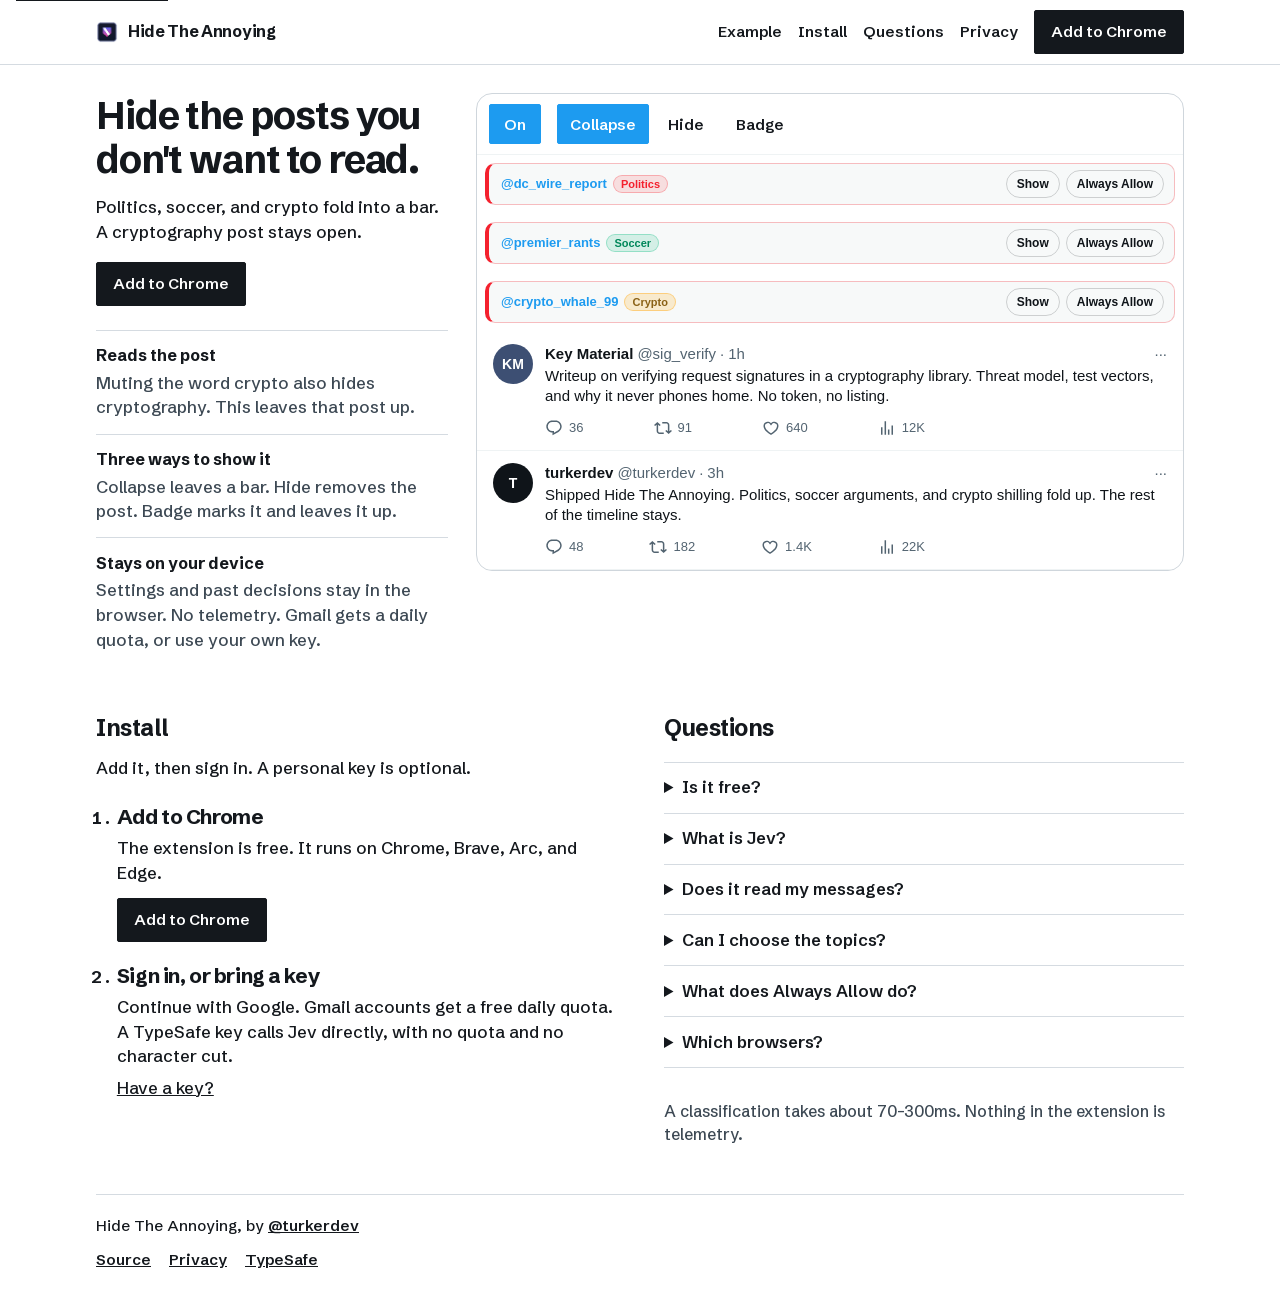
<file: site/index.html>
<!DOCTYPE html>
<html lang="en">
<head>
  <meta charset="UTF-8">
  <meta name="viewport" content="width=device-width, initial-scale=1.0">
  <title>Hide The Annoying — Filter politics, soccer, and crypto on X</title>
  <meta name="description" content="A Chrome extension that folds politics, soccer arguments, and crypto shilling on X into a short bar, and leaves the rest of the timeline alone.">
  <meta name="keywords" content="Twitter filter, X timeline cleaner, hide politics twitter, mute crypto twitter, hide soccer twitter, TypeSafe Jev, Chrome extension">

  <meta property="og:type" content="website">
  <meta property="og:url" content="https://hide-the-annoying.turker.dev/">
  <meta property="og:title" content="Hide The Annoying — Hide the posts you don't want to read">
  <meta property="og:description" content="Politics, soccer arguments, and crypto shilling fold into a bar. A cryptography post stays.">
  <meta property="og:image" content="https://hide-the-annoying.turker.dev/og.png">
  <meta property="og:image:width" content="1200">
  <meta property="og:image:height" content="630">
  <meta name="twitter:card" content="summary_large_image">
  <meta name="twitter:title" content="Hide The Annoying — Hide the posts you don't want to read">
  <meta name="twitter:description" content="Politics, soccer arguments, and crypto shilling fold into a bar. A cryptography post stays.">
  <meta name="twitter:image" content="https://hide-the-annoying.turker.dev/og.png">

  <link rel="icon" type="image/png" href="icons/icon-128.png">
  <link rel="apple-touch-icon" href="icons/icon-128.png">

  <script>
    if (!window.matchMedia('(prefers-reduced-motion: reduce)').matches) {
      document.documentElement.classList.add('intro');
    }
  </script>

  <style>
    @font-face {
      font-family: "Schibsted Grotesk";
      font-style: normal;
      font-weight: 500 700;
      font-display: swap;
      src: url("fonts/schibsted-grotesk.woff2") format("woff2");
    }

    @font-face {
      font-family: "Newsreader";
      font-style: normal;
      font-weight: 400 600;
      font-display: swap;
      src: url("fonts/newsreader.woff2") format("woff2");
    }

    :root {
      --desk: #ffffff;
      --sheet: #ffffff;
      --ink: #14181d;
      --mute: #3d4954;
      --rule: #d5dbe1;
      --sans: "Schibsted Grotesk", "Avenir Next", "Segoe UI", sans-serif;
      --serif: "Newsreader", "Iowan Old Style", Palatino, "Palatino Linotype", serif;
    }

    * { box-sizing: border-box; }

    html {
      scroll-behavior: smooth;
      scroll-padding-top: 88px;
      color-scheme: light;
    }

    body {
      margin: 0;
      background: var(--desk);
      color: var(--ink);
      font-family: var(--sans);
      font-size: 1.0625rem;
      line-height: 1.45;
      font-weight: 400;
      -webkit-font-smoothing: antialiased;
    }

    .skip {
      position: absolute;
      left: 16px;
      top: -40px;
      background: var(--ink);
      color: var(--sheet);
      padding: 8px 12px;
      z-index: 10;
    }

    .skip:focus { top: 12px; }

    :focus-visible {
      outline: 2px solid var(--ink);
      outline-offset: 3px;
    }

    a { color: inherit; }

    .column {
      width: min(68rem, calc(100% - 32px));
      margin-inline: auto;
    }

    .nav {
      position: sticky;
      top: 0;
      z-index: 5;
      background: var(--desk);
      border-bottom: 1px solid var(--rule);
    }

    .nav-inner {
      display: flex;
      flex-wrap: wrap;
      align-items: center;
      justify-content: space-between;
      gap: 10px 16px;
      min-height: 64px;
      padding: 10px 0;
    }

    .brand {
      display: flex;
      align-items: center;
      gap: 10px;
      margin-right: auto;
      min-width: 0;
      color: var(--ink);
      text-decoration: none;
      font-family: var(--sans);
      font-weight: 700;
      font-size: 1rem;
      letter-spacing: -0.02em;
    }

    .brand img {
      width: 22px;
      height: 22px;
      display: block;
    }

    .brand span { white-space: nowrap; }

    .nav-links {
      display: flex;
      flex-wrap: wrap;
      gap: 6px 16px;
    }

    .nav-links a {
      font-family: var(--sans);
      font-weight: 600;
      font-size: 0.95rem;
      text-decoration: none;
    }

    .nav-links a:hover { text-decoration: underline; text-underline-offset: 0.18em; }

    .button {
      display: inline-flex;
      align-items: center;
      justify-content: center;
      min-height: 44px;
      padding: 0 16px;
      background: var(--ink);
      color: var(--sheet);
      text-decoration: none;
      font-family: var(--sans);
      font-weight: 600;
      font-size: 0.95rem;
      border: 1px solid var(--ink);
      border-radius: 2px;
    }

    .button:hover { background: #0f1720; }

    .stage {
      display: grid;
      grid-template-columns: minmax(16rem, 22rem) minmax(0, 1fr);
      gap: 28px;
      align-items: start;
      padding-top: 28px;
    }

    .side h1 {
      font-size: clamp(1.85rem, 3vw, 2.45rem);
      line-height: 1.15;
      letter-spacing: -0.03em;
      text-wrap: balance;
    }

    .side .dek {
      margin: 0.85rem 0 0;
      color: var(--ink);
    }

    .side .button { margin-top: 1.1rem; }

    .facts {
      margin: 1.5rem 0 0;
      padding: 0;
    }

    .facts div {
      padding: 0.85rem 0;
      border-top: 1px solid var(--rule);
    }

    .facts dt {
      font-weight: 700;
      font-size: 1rem;
    }

    .facts dd {
      margin: 0.2rem 0 0;
      color: var(--mute);
    }

    h1, h2, h3 {
      font-family: var(--sans);
      font-weight: 700;
      letter-spacing: -0.02em;
      line-height: 1.2;
      margin: 0;
    }

    .feed {
      background: #fff;
      color: #0f1419;
      margin-top: 0;
      border: 1px solid #cfd6dc;
      border-radius: 16px;
      overflow: hidden;
      font-family: -apple-system, BlinkMacSystemFont, "Segoe UI", Roboto, Helvetica, Arial, sans-serif;
      font-size: 15px;
      line-height: 20px;
    }

    .toolbar {
      display: flex;
      flex-wrap: wrap;
      align-items: center;
      gap: 10px 16px;
      padding: 10px 12px;
      border-bottom: 1px solid #eff3f4;
    }

    .power, .sim-mode-btn, .fold-actions button {
      font-family: var(--sans);
      font-size: 0.95rem;
      font-weight: 600;
      cursor: pointer;
      border-radius: 2px;
    }

    .power {
      min-height: 40px;
      padding: 0 14px;
      border: 1px solid var(--ink);
      background: transparent;
      color: var(--mute);
    }

    .feed .power.sim-toggle-active,
    .feed .sim-mode-btn.active {
      background: #1d9bf0;
      border-color: #1d9bf0;
      color: #fff;
    }

    .modes {
      display: flex;
      flex-wrap: wrap;
      gap: 6px;
    }

    .sim-mode-btn {
      min-height: 40px;
      padding: 0 12px;
      border: 1px solid transparent;
      background: transparent;
      color: var(--ink);
    }

    .hidden-note {
      margin: 0;
      padding: 12px 16px;
      color: #536471;
      font-weight: 400;
      border-bottom: 1px solid #eff3f4;
    }

    .mock-tweet {
      display: flex;
      flex-direction: column;
      margin: 0;
    }

    .tweet-body {
      display: flex;
      order: 2;
      gap: 12px;
      overflow: hidden;
      min-height: 0;
      max-height: 360px;
      padding: 12px 16px;
      border-bottom: 1px solid #eff3f4;
    }

    .mock-tweet.is-collapsed .tweet-body {
      max-height: 0;
      opacity: 0;
      padding-top: 0;
      padding-bottom: 0;
      border-bottom-color: transparent;
    }

    .avatar {
      width: 40px;
      height: 40px;
      border-radius: 999px;
      flex: 0 0 40px;
      display: grid;
      place-items: center;
      color: #fff;
      font-weight: 700;
      font-size: 14px;
      letter-spacing: 0;
    }

    .avatar-politics { background: #5b7083; }
    .avatar-soccer { background: #1d6b45; }
    .avatar-finance { background: #8a6116; }
    .avatar-kept { background: #3d4f73; }
    .avatar-me { background: #0f1419; }

    .tweet-main { min-width: 0; flex: 1; }

    .tweet-head {
      display: flex;
      align-items: baseline;
      flex-wrap: wrap;
      gap: 4px;
      min-width: 0;
    }

    .tweet-name {
      font-weight: 700;
      color: #0f1419;
    }

    .tweet-handle,
    .tweet-time,
    .tweet-dot {
      color: #536471;
    }

    .tweet-more {
      margin-left: auto;
      color: #536471;
      align-self: center;
    }

    .mark {
      display: none;
      padding: 1px 7px;
      border-radius: 999px;
      font-size: 11px;
      font-weight: 700;
      line-height: 16px;
      background: rgba(244, 33, 46, 0.12);
      color: #f4212e;
    }

    .mock-tweet[data-category="soccer"] .mark {
      background: rgba(0, 186, 124, 0.15);
      color: #00875a;
    }

    .mock-tweet[data-category="finance"] .mark {
      background: rgba(255, 173, 31, 0.22);
      color: #8a6116;
    }

    .mock-tweet.is-badged .mark { display: inline; }

    .tweet-text {
      margin: 2px 0 0;
      color: #0f1419;
      font-size: 15px;
      line-height: 20px;
      white-space: pre-wrap;
    }

    .tweet-actions {
      display: flex;
      justify-content: space-between;
      max-width: 380px;
      margin-top: 12px;
      color: #536471;
    }

    .tweet-actions span {
      display: inline-flex;
      align-items: center;
      gap: 6px;
      font-size: 13px;
    }

    .tweet-actions svg {
      width: 18px;
      height: 18px;
      fill: currentColor;
    }

    .feed .fold,
    .feed .fold-actions button {
      font-family: inherit;
    }

    .fold {
      order: 1;
      display: none;
      align-items: center;
      justify-content: space-between;
      flex-wrap: wrap;
      gap: 8px;
      margin: 8px;
      min-height: 40px;
      padding: 6px 10px 6px 12px;
      background: #f7f9f9;
      border: 1px solid rgba(244, 33, 46, 0.28);
      border-left: 4px solid #f4212e;
      border-radius: 10px;
      color: #0f1419;
      font-size: 13px;
      line-height: 1.3;
    }

    .mock-tweet.is-collapsed .fold,
    .mock-tweet.is-expanded .fold {
      display: flex;
    }

    .hta-banner-info {
      display: flex;
      align-items: center;
      min-width: 0;
      flex: 1 1 140px;
    }

    .hta-text { min-width: 0; }

    .hta-handle {
      font-weight: 700;
      color: #1d9bf0;
    }

    .hta-category-tag {
      display: inline-block;
      margin-left: 6px;
      padding: 1px 7px;
      border-radius: 999px;
      font-size: 11px;
      font-weight: 700;
      border: 1px solid transparent;
    }

    .hta-tag-politics {
      color: #f4212e;
      background: rgba(244, 33, 46, 0.12);
      border-color: rgba(244, 33, 46, 0.28);
    }

    .hta-tag-soccer {
      color: #00875a;
      background: rgba(0, 186, 124, 0.14);
      border-color: rgba(0, 186, 124, 0.3);
    }

    .hta-tag-finance {
      color: #8a6116;
      background: rgba(255, 173, 31, 0.2);
      border-color: rgba(255, 173, 31, 0.45);
    }

    .fold-actions {
      display: flex;
      flex-wrap: wrap;
      gap: 6px;
    }

    .fold-actions button {
      min-height: 28px;
      padding: 2px 10px;
      border: 1px solid rgba(15, 20, 25, 0.18);
      border-radius: 999px;
      background: transparent;
      color: inherit;
      font-size: 12px;
    }

    .fold-actions button:disabled {
      opacity: 0.55;
      cursor: default;
    }

    .mock-tweet.is-hidden { display: none; }

    .lower {
      display: grid;
      grid-template-columns: 1fr 1fr;
      gap: 40px 48px;
      padding-top: 48px;
    }

    .block h2 {
      font-size: 1.45rem;
      text-wrap: balance;
    }

    .block > p,
    .point p,
    .steps p,
    .faq p {
      max-width: 38em;
    }

    .lead {
      margin: 0.9rem 0 0;
    }

    .points { margin-top: 1.75rem; }

    .point { margin-top: 1.5rem; }

    .point h3,
    .steps h3 {
      font-size: 1.3rem;
      letter-spacing: -0.02em;
      line-height: 1.2;
    }

    .point p,
    .steps p,
    .faq p {
      margin: 0.4rem 0 0;
    }

    .steps {
      margin: 1.5rem 0 0;
      padding-left: 1.3rem;
    }

    .steps li { margin-top: 1.35rem; }

    .steps li::marker {
      font-family: var(--sans);
      font-weight: 700;
    }

    .steps .button { margin-top: 0.8rem; }

    .faq {
      margin-top: 1.25rem;
      border-top: 1px solid var(--rule);
    }

    .faq details {
      border-bottom: 1px solid var(--rule);
      padding: 0.85rem 0;
    }

    .faq summary {
      cursor: pointer;
      font-family: var(--sans);
      font-weight: 600;
      font-size: 1.05rem;
      line-height: 1.35;
    }

    .note {
      margin: 2rem 0 0;
      color: var(--mute);
      font-size: 1rem;
    }

    .footer {
      grid-column: 1 / -1;
      margin-top: 0.5rem;
      padding: 1.25rem 0 2rem;
      border-top: 1px solid var(--rule);
      font-family: var(--sans);
      font-size: 0.95rem;
    }

    .footer p { margin: 0; }

    .footer-links {
      display: flex;
      flex-wrap: wrap;
      gap: 8px 18px;
      margin-top: 0.7rem;
    }

    .footer a { font-weight: 600; }

    code {
      font-family: inherit;
      font-weight: 600;
    }

    @media (prefers-reduced-motion: no-preference) {
      html.intro .mock-tweet.is-collapsed .tweet-body {
        animation: fold-shut 0.7s cubic-bezier(.2, .7, .2, 1) both;
      }

      html.intro .mock-tweet[data-category="soccer"].is-collapsed .tweet-body {
        animation-delay: 0.2s;
      }

      html.intro .mock-tweet[data-category="finance"].is-collapsed .tweet-body {
        animation-delay: 0.4s;
      }
    }

    @keyframes fold-shut {
      from { max-height: 240px; opacity: 1; padding: 12px 16px; }
      to { max-height: 0; opacity: 0; padding: 0 16px; }
    }

    @media (max-width: 860px) {
      .stage, .lower { grid-template-columns: 1fr; }
      .nav-links { flex-basis: 100%; order: 3; }
      .nav .button { order: 2; }
    }

    @media (max-width: 380px) {
      .brand { font-size: 0.9rem; }
      .nav .button { padding: 0 10px; font-size: 0.875rem; }
    }

    @media (prefers-reduced-motion: reduce) {
      html { scroll-behavior: auto; }
    }
  </style>
</head>
<body>
  <a class="skip" href="#simulator">Skip to the feed</a>

  <header class="nav">
    <div class="column nav-inner">
      <a href="#top" class="brand">
        <img src="icons/icon-48.png" alt="" width="22" height="22">
        <span>Hide The Annoying</span>
      </a>
      <nav class="nav-links" aria-label="On this page">
        <a href="#simulator">Example</a>
        <a href="#install">Install</a>
        <a href="#faq">Questions</a>
        <a href="privacy.html">Privacy</a>
      </nav>
      <a class="button" href="https://chromewebstore.google.com/detail/hide-the-annoying/aapbeafdimmlobengijdpahhldmhnfkl" target="_blank" rel="noopener">Add to Chrome</a>
    </div>
  </header>

  <main id="top">
    <div class="column stage">
      <div class="side" id="features">
        <h1>Hide the posts you don't want to read.</h1>
        <p class="dek">Politics, soccer, and crypto fold into a bar. A cryptography post stays open.</p>
        <a class="button" href="https://chromewebstore.google.com/detail/hide-the-annoying/aapbeafdimmlobengijdpahhldmhnfkl" target="_blank" rel="noopener">Add to Chrome</a>
        <dl class="facts">
          <div id="comparison">
            <dt>Reads the post</dt>
            <dd>Muting the word crypto also hides cryptography. This leaves that post up.</dd>
          </div>
          <div>
            <dt>Three ways to show it</dt>
            <dd>Collapse leaves a bar. Hide removes the post. Badge marks it and leaves it up.</dd>
          </div>
          <div>
            <dt>Stays on your device</dt>
            <dd>Settings and past decisions stay in the browser. No telemetry. Gmail gets a daily quota, or use your own key.</dd>
          </div>
        </dl>
      </div>

      <section class="feed" id="simulator" aria-label="Example timeline">
        <div class="toolbar">
          <button type="button" class="power sim-toggle-active" id="simMasterToggle" aria-pressed="true">
            <span id="simStatusText">On</span>
          </button>
          <div class="modes" role="group" aria-label="Show as">
            <button type="button" class="sim-mode-btn active" data-mode="collapse" aria-pressed="true">Collapse</button>
            <button type="button" class="sim-mode-btn" data-mode="hide" aria-pressed="false">Hide</button>
            <button type="button" class="sim-mode-btn" data-mode="badge" aria-pressed="false">Badge</button>
          </div>
        </div>

        <p class="hidden-note" id="simHiddenNote" hidden><span id="simHiddenCount">3</span> <span id="simHiddenWord">posts hidden</span></p>

        <article class="mock-tweet is-collapsed" data-category="politics" id="tweet-1">
          <div class="tweet-body">
            <div class="avatar avatar-politics" aria-hidden="true">CW</div>
            <div class="tweet-main">
              <div class="tweet-head">
                <span class="tweet-name">Capitol Wire</span>
                <span class="tweet-handle">@dc_wire_report</span>
                <span class="tweet-dot">·</span>
                <span class="tweet-time">2h</span>
                <span class="mark">Politics</span>
                <span class="tweet-more" aria-hidden="true">···</span>
              </div>
              <p class="tweet-text">BREAKING: The opposing party just voted the infrastructure budget down. Absolute betrayal of working families. RT to expose them.</p>
              <div class="tweet-actions" aria-hidden="true">
                <span><svg viewBox="0 0 24 24"><path d="M1.751 10c0-4.42 3.584-8 8.005-8h4.366c4.49 0 8.129 3.64 8.129 8.13 0 2.96-1.607 5.68-4.196 7.11l-8.054 4.46v-3.69h-.067c-4.49.1-8.183-3.51-8.183-8.01zm8.005-6c-3.317 0-6.005 2.69-6.005 6 0 3.37 2.77 6.08 6.138 6.01l.351-.01h1.761v2.3l5.087-2.81c1.951-1.08 3.163-3.13 3.163-5.36 0-3.39-2.744-6.13-6.129-6.13H9.756z"/></svg>412</span>
                <span><svg viewBox="0 0 24 24"><path d="M4.5 3.88l4.432 4.14-1.364 1.46L5.5 7.55V16c0 1.1.896 2 2 2H13v2H7.5c-2.209 0-4-1.79-4-4V7.55L1.432 9.48.068 8.02 4.5 3.88zM16.5 6H11V4h5.5c2.209 0 4 1.79 4 4v8.45l2.068-1.93 1.364 1.46-4.432 4.14-4.432-4.14 1.364-1.46 2.068 1.93V8c0-1.1-.896-2-2-2z"/></svg>1.2K</span>
                <span><svg viewBox="0 0 24 24"><path d="M16.697 5.5c-1.222-.06-2.679.51-3.89 2.16l-.805 1.09-.806-1.09C9.984 6.01 8.526 5.44 7.304 5.5c-1.243.07-2.349.78-2.91 1.91-.552 1.12-.633 2.78.479 4.82 1.074 1.97 3.257 4.27 7.129 6.61 3.87-2.34 6.052-4.64 7.126-6.61 1.111-2.04 1.03-3.7.477-4.82-.561-1.13-1.666-1.84-2.908-1.91zm4.187 7.69c-1.351 2.48-4.001 5.12-8.379 7.67l-.503.3-.504-.3c-4.379-2.55-7.029-5.19-8.382-7.67-1.36-2.5-1.41-4.86-.514-6.67.887-1.79 2.647-2.91 4.601-3.01 1.651-.09 3.368.56 4.798 2.01 1.429-1.45 3.146-2.1 4.796-2.01 1.954.1 3.714 1.22 4.601 3.01.896 1.81.846 4.17-.514 6.67z"/></svg>8.4K</span>
                <span><svg viewBox="0 0 24 24"><path d="M8.75 21V3h2v18h-2zM18 21V8.5h2V21h-2zM4 21l.004-10h2L6 21H4zm9.248 0v-7h2v7h-2z"/></svg>98K</span>
              </div>
            </div>
          </div>
          <div class="fold">
            <div class="hta-banner-info">
              <div class="hta-text"><span class="hta-handle">@dc_wire_report</span><span class="hta-category-tag hta-tag-politics">Politics</span></div>
            </div>
            <div class="fold-actions">
              <button type="button" class="hta-btn-toggle" onclick="toggleTweetView('tweet-1')">Show</button>
              <button type="button" class="hta-btn-allow" onclick="allowUser('dc_wire_report', 'tweet-1')">Always Allow</button>
            </div>
          </div>
        </article>

        <article class="mock-tweet is-collapsed" data-category="soccer" id="tweet-2">
          <div class="tweet-body">
            <div class="avatar avatar-soccer" aria-hidden="true">MR</div>
            <div class="tweet-main">
              <div class="tweet-head">
                <span class="tweet-name">Matchday Rants</span>
                <span class="tweet-handle">@premier_rants</span>
                <span class="tweet-dot">·</span>
                <span class="tweet-time">4h</span>
                <span class="mark">Soccer</span>
                <span class="tweet-more" aria-hidden="true">···</span>
              </div>
              <p class="tweet-text">The referee has completely ROBBED us in stoppage time. Clear penalty denied. VAR is useless. Sack the referee.</p>
              <div class="tweet-actions" aria-hidden="true">
                <span><svg viewBox="0 0 24 24"><path d="M1.751 10c0-4.42 3.584-8 8.005-8h4.366c4.49 0 8.129 3.64 8.129 8.13 0 2.96-1.607 5.68-4.196 7.11l-8.054 4.46v-3.69h-.067c-4.49.1-8.183-3.51-8.183-8.01zm8.005-6c-3.317 0-6.005 2.69-6.005 6 0 3.37 2.77 6.08 6.138 6.01l.351-.01h1.761v2.3l5.087-2.81c1.951-1.08 3.163-3.13 3.163-5.36 0-3.39-2.744-6.13-6.129-6.13H9.756z"/></svg>890</span>
                <span><svg viewBox="0 0 24 24"><path d="M4.5 3.88l4.432 4.14-1.364 1.46L5.5 7.55V16c0 1.1.896 2 2 2H13v2H7.5c-2.209 0-4-1.79-4-4V7.55L1.432 9.48.068 8.02 4.5 3.88zM16.5 6H11V4h5.5c2.209 0 4 1.79 4 4v8.45l2.068-1.93 1.364 1.46-4.432 4.14-4.432-4.14 1.364-1.46 2.068 1.93V8c0-1.1-.896-2-2-2z"/></svg>2.3K</span>
                <span><svg viewBox="0 0 24 24"><path d="M16.697 5.5c-1.222-.06-2.679.51-3.89 2.16l-.805 1.09-.806-1.09C9.984 6.01 8.526 5.44 7.304 5.5c-1.243.07-2.349.78-2.91 1.91-.552 1.12-.633 2.78.479 4.82 1.074 1.97 3.257 4.27 7.129 6.61 3.87-2.34 6.052-4.64 7.126-6.61 1.111-2.04 1.03-3.7.477-4.82-.561-1.13-1.666-1.84-2.908-1.91zm4.187 7.69c-1.351 2.48-4.001 5.12-8.379 7.67l-.503.3-.504-.3c-4.379-2.55-7.029-5.19-8.382-7.67-1.36-2.5-1.41-4.86-.514-6.67.887-1.79 2.647-2.91 4.601-3.01 1.651-.09 3.368.56 4.798 2.01 1.429-1.45 3.146-2.1 4.796-2.01 1.954.1 3.714 1.22 4.601 3.01.896 1.81.846 4.17-.514 6.67z"/></svg>12K</span>
                <span><svg viewBox="0 0 24 24"><path d="M8.75 21V3h2v18h-2zM18 21V8.5h2V21h-2zM4 21l.004-10h2L6 21H4zm9.248 0v-7h2v7h-2z"/></svg>140K</span>
              </div>
            </div>
          </div>
          <div class="fold">
            <div class="hta-banner-info">
              <div class="hta-text"><span class="hta-handle">@premier_rants</span><span class="hta-category-tag hta-tag-soccer">Soccer</span></div>
            </div>
            <div class="fold-actions">
              <button type="button" class="hta-btn-toggle" onclick="toggleTweetView('tweet-2')">Show</button>
              <button type="button" class="hta-btn-allow" onclick="allowUser('premier_rants', 'tweet-2')">Always Allow</button>
            </div>
          </div>
        </article>

        <article class="mock-tweet is-collapsed" data-category="finance" id="tweet-3">
          <div class="tweet-body">
            <div class="avatar avatar-finance" aria-hidden="true">CM</div>
            <div class="tweet-main">
              <div class="tweet-head">
                <span class="tweet-name">Crypto Moon Signals</span>
                <span class="tweet-handle">@crypto_whale_99</span>
                <span class="tweet-dot">·</span>
                <span class="tweet-time">5h</span>
                <span class="mark">Crypto</span>
                <span class="tweet-more" aria-hidden="true">···</span>
              </div>
              <p class="tweet-text">1000x GEM ALERT. $PEPE2 is breaking out. Tier-1 listing imminent. Drop your wallet below for the private round.</p>
              <div class="tweet-actions" aria-hidden="true">
                <span><svg viewBox="0 0 24 24"><path d="M1.751 10c0-4.42 3.584-8 8.005-8h4.366c4.49 0 8.129 3.64 8.129 8.13 0 2.96-1.607 5.68-4.196 7.11l-8.054 4.46v-3.69h-.067c-4.49.1-8.183-3.51-8.183-8.01zm8.005-6c-3.317 0-6.005 2.69-6.005 6 0 3.37 2.77 6.08 6.138 6.01l.351-.01h1.761v2.3l5.087-2.81c1.951-1.08 3.163-3.13 3.163-5.36 0-3.39-2.744-6.13-6.129-6.13H9.756z"/></svg>1.5K</span>
                <span><svg viewBox="0 0 24 24"><path d="M4.5 3.88l4.432 4.14-1.364 1.46L5.5 7.55V16c0 1.1.896 2 2 2H13v2H7.5c-2.209 0-4-1.79-4-4V7.55L1.432 9.48.068 8.02 4.5 3.88zM16.5 6H11V4h5.5c2.209 0 4 1.79 4 4v8.45l2.068-1.93 1.364 1.46-4.432 4.14-4.432-4.14 1.364-1.46 2.068 1.93V8c0-1.1-.896-2-2-2z"/></svg>3.8K</span>
                <span><svg viewBox="0 0 24 24"><path d="M16.697 5.5c-1.222-.06-2.679.51-3.89 2.16l-.805 1.09-.806-1.09C9.984 6.01 8.526 5.44 7.304 5.5c-1.243.07-2.349.78-2.91 1.91-.552 1.12-.633 2.78.479 4.82 1.074 1.97 3.257 4.27 7.129 6.61 3.87-2.34 6.052-4.64 7.126-6.61 1.111-2.04 1.03-3.7.477-4.82-.561-1.13-1.666-1.84-2.908-1.91zm4.187 7.69c-1.351 2.48-4.001 5.12-8.379 7.67l-.503.3-.504-.3c-4.379-2.55-7.029-5.19-8.382-7.67-1.36-2.5-1.41-4.86-.514-6.67.887-1.79 2.647-2.91 4.601-3.01 1.651-.09 3.368.56 4.798 2.01 1.429-1.45 3.146-2.1 4.796-2.01 1.954.1 3.714 1.22 4.601 3.01.896 1.81.846 4.17-.514 6.67z"/></svg>9.1K</span>
                <span><svg viewBox="0 0 24 24"><path d="M8.75 21V3h2v18h-2zM18 21V8.5h2V21h-2zM4 21l.004-10h2L6 21H4zm9.248 0v-7h2v7h-2z"/></svg>210K</span>
              </div>
            </div>
          </div>
          <div class="fold">
            <div class="hta-banner-info">
              <div class="hta-text"><span class="hta-handle">@crypto_whale_99</span><span class="hta-category-tag hta-tag-finance">Crypto</span></div>
            </div>
            <div class="fold-actions">
              <button type="button" class="hta-btn-toggle" onclick="toggleTweetView('tweet-3')">Show</button>
              <button type="button" class="hta-btn-allow" onclick="allowUser('crypto_whale_99', 'tweet-3')">Always Allow</button>
            </div>
          </div>
        </article>

        <article class="mock-tweet" id="tweet-kept">
          <div class="tweet-body">
            <div class="avatar avatar-kept" aria-hidden="true">KM</div>
            <div class="tweet-main">
              <div class="tweet-head">
                <span class="tweet-name">Key Material</span>
                <span class="tweet-handle">@sig_verify</span>
                <span class="tweet-dot">·</span>
                <span class="tweet-time">1h</span>
                <span class="tweet-more" aria-hidden="true">···</span>
              </div>
              <p class="tweet-text">Writeup on verifying request signatures in a cryptography library. Threat model, test vectors, and why it never phones home. No token, no listing.</p>
              <div class="tweet-actions" aria-hidden="true">
                <span><svg viewBox="0 0 24 24"><path d="M1.751 10c0-4.42 3.584-8 8.005-8h4.366c4.49 0 8.129 3.64 8.129 8.13 0 2.96-1.607 5.68-4.196 7.11l-8.054 4.46v-3.69h-.067c-4.49.1-8.183-3.51-8.183-8.01zm8.005-6c-3.317 0-6.005 2.69-6.005 6 0 3.37 2.77 6.08 6.138 6.01l.351-.01h1.761v2.3l5.087-2.81c1.951-1.08 3.163-3.13 3.163-5.36 0-3.39-2.744-6.13-6.129-6.13H9.756z"/></svg>36</span>
                <span><svg viewBox="0 0 24 24"><path d="M4.5 3.88l4.432 4.14-1.364 1.46L5.5 7.55V16c0 1.1.896 2 2 2H13v2H7.5c-2.209 0-4-1.79-4-4V7.55L1.432 9.48.068 8.02 4.5 3.88zM16.5 6H11V4h5.5c2.209 0 4 1.79 4 4v8.45l2.068-1.93 1.364 1.46-4.432 4.14-4.432-4.14 1.364-1.46 2.068 1.93V8c0-1.1-.896-2-2-2z"/></svg>91</span>
                <span><svg viewBox="0 0 24 24"><path d="M16.697 5.5c-1.222-.06-2.679.51-3.89 2.16l-.805 1.09-.806-1.09C9.984 6.01 8.526 5.44 7.304 5.5c-1.243.07-2.349.78-2.91 1.91-.552 1.12-.633 2.78.479 4.82 1.074 1.97 3.257 4.27 7.129 6.61 3.87-2.34 6.052-4.64 7.126-6.61 1.111-2.04 1.03-3.7.477-4.82-.561-1.13-1.666-1.84-2.908-1.91zm4.187 7.69c-1.351 2.48-4.001 5.12-8.379 7.67l-.503.3-.504-.3c-4.379-2.55-7.029-5.19-8.382-7.67-1.36-2.5-1.41-4.86-.514-6.67.887-1.79 2.647-2.91 4.601-3.01 1.651-.09 3.368.56 4.798 2.01 1.429-1.45 3.146-2.1 4.796-2.01 1.954.1 3.714 1.22 4.601 3.01.896 1.81.846 4.17-.514 6.67z"/></svg>640</span>
                <span><svg viewBox="0 0 24 24"><path d="M8.75 21V3h2v18h-2zM18 21V8.5h2V21h-2zM4 21l.004-10h2L6 21H4zm9.248 0v-7h2v7h-2z"/></svg>12K</span>
              </div>
            </div>
          </div>
        </article>

        <article class="mock-tweet" id="tweet-4">
          <div class="tweet-body">
            <div class="avatar avatar-me" aria-hidden="true">T</div>
            <div class="tweet-main">
              <div class="tweet-head">
                <span class="tweet-name">turkerdev</span>
                <span class="tweet-handle">@turkerdev</span>
                <span class="tweet-dot">·</span>
                <span class="tweet-time">3h</span>
                <span class="tweet-more" aria-hidden="true">···</span>
              </div>
              <p class="tweet-text">Shipped Hide The Annoying. Politics, soccer arguments, and crypto shilling fold up. The rest of the timeline stays.</p>
              <div class="tweet-actions" aria-hidden="true">
                <span><svg viewBox="0 0 24 24"><path d="M1.751 10c0-4.42 3.584-8 8.005-8h4.366c4.49 0 8.129 3.64 8.129 8.13 0 2.96-1.607 5.68-4.196 7.11l-8.054 4.46v-3.69h-.067c-4.49.1-8.183-3.51-8.183-8.01zm8.005-6c-3.317 0-6.005 2.69-6.005 6 0 3.37 2.77 6.08 6.138 6.01l.351-.01h1.761v2.3l5.087-2.81c1.951-1.08 3.163-3.13 3.163-5.36 0-3.39-2.744-6.13-6.129-6.13H9.756z"/></svg>48</span>
                <span><svg viewBox="0 0 24 24"><path d="M4.5 3.88l4.432 4.14-1.364 1.46L5.5 7.55V16c0 1.1.896 2 2 2H13v2H7.5c-2.209 0-4-1.79-4-4V7.55L1.432 9.48.068 8.02 4.5 3.88zM16.5 6H11V4h5.5c2.209 0 4 1.79 4 4v8.45l2.068-1.93 1.364 1.46-4.432 4.14-4.432-4.14 1.364-1.46 2.068 1.93V8c0-1.1-.896-2-2-2z"/></svg>182</span>
                <span><svg viewBox="0 0 24 24"><path d="M16.697 5.5c-1.222-.06-2.679.51-3.89 2.16l-.805 1.09-.806-1.09C9.984 6.01 8.526 5.44 7.304 5.5c-1.243.07-2.349.78-2.91 1.91-.552 1.12-.633 2.78.479 4.82 1.074 1.97 3.257 4.27 7.129 6.61 3.87-2.34 6.052-4.64 7.126-6.61 1.111-2.04 1.03-3.7.477-4.82-.561-1.13-1.666-1.84-2.908-1.91zm4.187 7.69c-1.351 2.48-4.001 5.12-8.379 7.67l-.503.3-.504-.3c-4.379-2.55-7.029-5.19-8.382-7.67-1.36-2.5-1.41-4.86-.514-6.67.887-1.79 2.647-2.91 4.601-3.01 1.651-.09 3.368.56 4.798 2.01 1.429-1.45 3.146-2.1 4.796-2.01 1.954.1 3.714 1.22 4.601 3.01.896 1.81.846 4.17-.514 6.67z"/></svg>1.4K</span>
                <span><svg viewBox="0 0 24 24"><path d="M8.75 21V3h2v18h-2zM18 21V8.5h2V21h-2zM4 21l.004-10h2L6 21H4zm9.248 0v-7h2v7h-2z"/></svg>22K</span>
              </div>
            </div>
          </div>
        </article>
      </section>
    </div>

    <div class="column lower">
      <section class="block" id="install">
        <h2>Install</h2>
        <p class="lead">Add it, then sign in. A personal key is optional.</p>
        <ol class="steps">
          <li>
            <h3>Add to Chrome</h3>
            <p>The extension is free. It runs on Chrome, Brave, Arc, and Edge.</p>
            <a class="button" href="https://chromewebstore.google.com/detail/hide-the-annoying/aapbeafdimmlobengijdpahhldmhnfkl" target="_blank" rel="noopener">Add to Chrome</a>
          </li>
          <li>
            <h3>Sign in, or bring a key</h3>
            <p>Continue with Google. Gmail accounts get a free daily quota. A TypeSafe key calls Jev directly, with no quota and no character cut.</p>
            <p><a href="https://typesafe.ai" target="_blank" rel="noopener">Have a key?</a></p>
          </li>
        </ol>
      </section>

      <section class="block" id="faq">
        <h2>Questions</h2>
        <div class="faq">
          <details>
            <summary>Is it free?</summary>
            <p>The extension is free, and the source is on <a href="https://github.com/turkerdev/hide-the-annoying" target="_blank" rel="noopener">GitHub</a>. Gmail sign-in includes a daily quota. A TypeSafe key skips that limit and calls Jev directly.</p>
          </details>
          <details>
            <summary>What is Jev?</summary>
            <p>TypeSafe Jev is the classifier. A post comes back in about 70–300ms. It is built for a yes-or-no decision, not a long reply.</p>
          </details>
          <details>
            <summary>Does it read my messages?</summary>
            <p>It reads public posts on x.com and twitter.com: the text, the name, and the handle. It does not read direct messages, cookies, or passwords. The <a href="privacy.html">privacy page</a> has the rest.</p>
          </details>
          <details>
            <summary>Can I choose the topics?</summary>
            <p>Yes. Politics, soccer, and crypto can each be turned off. You can add your own topic. Always Allow keeps an account. A blocklist removes one.</p>
          </details>
          <details>
            <summary>What does Always Allow do?</summary>
            <p>That account stays visible, including posts about politics, soccer, or crypto.</p>
          </details>
          <details>
            <summary>Which browsers?</summary>
            <p>Chrome, Brave, Arc, Edge, Opera, and other Chromium browsers.</p>
          </details>
        </div>
        <p class="note">A classification takes about 70–300ms. Nothing in the extension is telemetry.</p>
      </section>

      <footer class="footer">
        <p>Hide The Annoying, by <a href="https://github.com/turkerdev" target="_blank" rel="noopener">@turkerdev</a></p>
        <div class="footer-links">
          <a href="https://github.com/turkerdev/hide-the-annoying" target="_blank" rel="noopener">Source</a>
          <a href="privacy.html">Privacy</a>
          <a href="https://typesafe.ai" target="_blank" rel="noopener">TypeSafe</a>
        </div>
      </footer>
    </div>
  </main>

  <script>
    let isExtensionActive = true;
    let currentMode = 'collapse';
    const allowedUsers = new Set();

    const masterToggle = document.getElementById('simMasterToggle');
    const statusText = document.getElementById('simStatusText');

    masterToggle.addEventListener('click', () => {
      isExtensionActive = !isExtensionActive;
      masterToggle.classList.toggle('sim-toggle-active', isExtensionActive);
      masterToggle.setAttribute('aria-pressed', isExtensionActive ? 'true' : 'false');
      statusText.textContent = isExtensionActive ? 'On' : 'Off';
      applySimulatorState();
    });

    const modeButtons = document.querySelectorAll('.sim-mode-btn');
    modeButtons.forEach((btn) => {
      btn.addEventListener('click', () => {
        modeButtons.forEach((other) => {
          other.classList.remove('active');
          other.setAttribute('aria-pressed', 'false');
        });
        btn.classList.add('active');
        btn.setAttribute('aria-pressed', 'true');
        currentMode = btn.dataset.mode;
        applySimulatorState();
      });
    });

    function applySimulatorState() {
      const tweets = document.querySelectorAll('.mock-tweet[data-category]');
      let hiddenCount = 0;
      tweets.forEach((tweet) => {
        const handle = tweet.querySelector('.hta-handle')?.textContent.replace('@', '');
        const isAllowed = handle && allowedUsers.has(handle);
        const toggleBtn = tweet.querySelector('.hta-btn-toggle');

        tweet.classList.remove('is-collapsed', 'is-hidden', 'is-badged', 'is-expanded');
        if (toggleBtn) toggleBtn.textContent = 'Show';

        if (!isExtensionActive || isAllowed) return;

        if (currentMode === 'collapse') {
          tweet.classList.add('is-collapsed');
        } else if (currentMode === 'hide') {
          tweet.classList.add('is-hidden');
          hiddenCount += 1;
        } else if (currentMode === 'badge') {
          tweet.classList.add('is-badged');
        }
      });

      refreshHiddenNote(hiddenCount);
    }

    function refreshHiddenNote(count) {
      const hiddenNote = document.getElementById('simHiddenNote');
      const hiddenCountEl = document.getElementById('simHiddenCount');
      const hiddenWord = document.getElementById('simHiddenWord');
      if (!hiddenNote || !hiddenCountEl || !hiddenWord) return;
      const hiddenCount = typeof count === 'number'
        ? count
        : document.querySelectorAll('.mock-tweet.is-hidden').length;
      hiddenCountEl.textContent = String(hiddenCount);
      hiddenWord.textContent = hiddenCount === 1 ? 'post hidden' : 'posts hidden';
      hiddenNote.hidden = hiddenCount === 0;
    }

    function toggleTweetView(tweetId) {
      const tweet = document.getElementById(tweetId);
      if (!tweet) return;
      const toggleBtn = tweet.querySelector('.hta-btn-toggle');

      if (tweet.classList.contains('is-collapsed')) {
        tweet.classList.remove('is-collapsed');
        tweet.classList.add('is-expanded');
        if (toggleBtn) toggleBtn.textContent = 'Hide';
      } else if (tweet.classList.contains('is-expanded')) {
        tweet.classList.remove('is-expanded');
        tweet.classList.add('is-collapsed');
        if (toggleBtn) toggleBtn.textContent = 'Show';
      }
    }

    function allowUser(handle, tweetId) {
      allowedUsers.add(handle);
      const tweet = document.getElementById(tweetId);
      if (tweet) {
        const allowBtn = tweet.querySelector('.hta-btn-allow');
        if (allowBtn) {
          allowBtn.textContent = 'Allowed';
          allowBtn.disabled = true;
        }
        tweet.classList.remove('is-collapsed', 'is-hidden', 'is-badged', 'is-expanded');
      }
      refreshHiddenNote();
    }

    window.setTimeout(() => {
      document.documentElement.classList.remove('intro');
    }, 1400);

    if ('scrollRestoration' in history) history.scrollRestoration = 'manual';
    window.addEventListener('DOMContentLoaded', () => {
      if (!window.location.hash || window.location.hash === '#simulator' || window.location.hash === '#top' || window.location.hash === '#') {
        window.scrollTo(0, 0);
      }
    });
  </script>
</body>
</html>
</file>
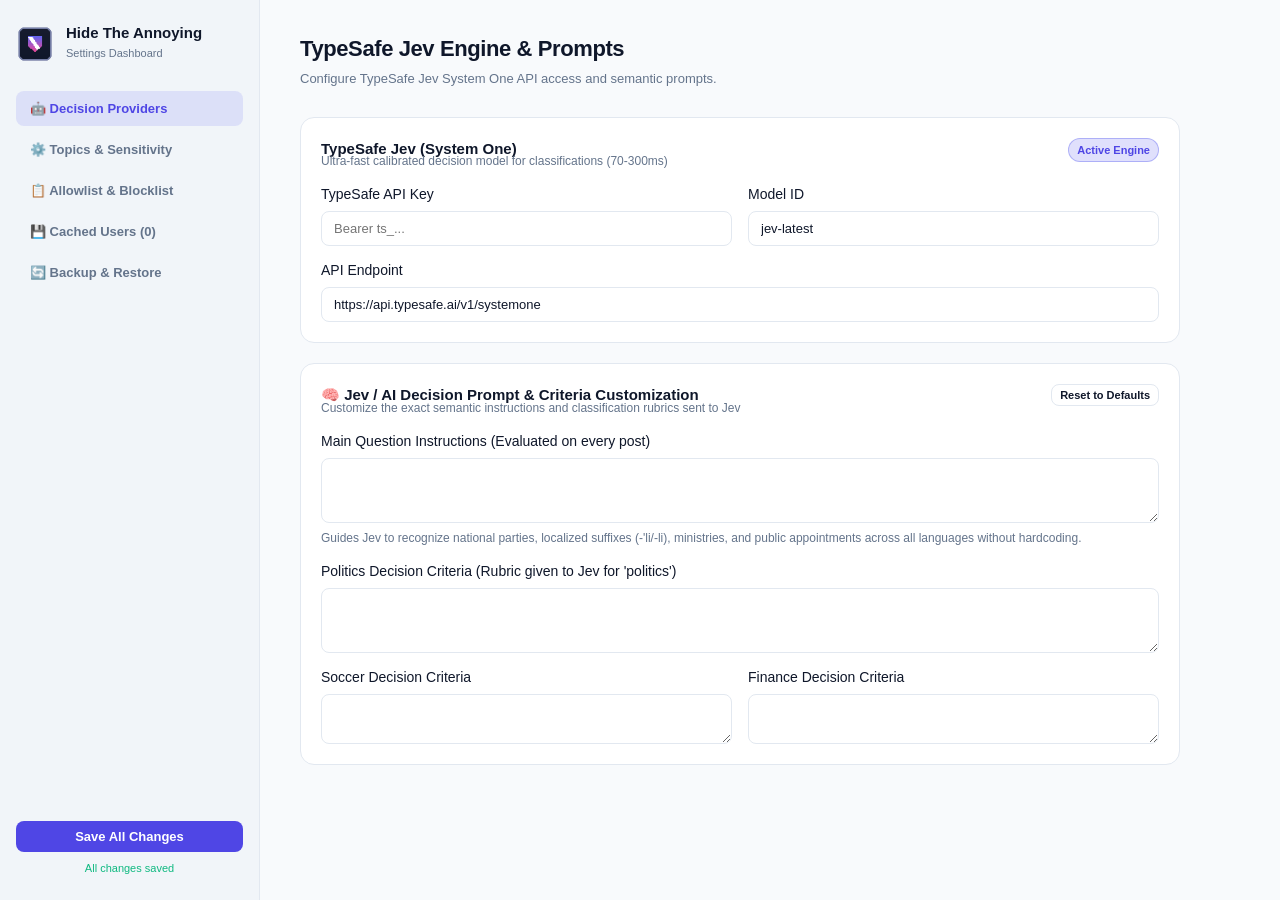
<file: options/options.html>
<!DOCTYPE html>
<html lang="en">
<head>
  <meta charset="UTF-8">
  <meta name="viewport" content="width=device-width, initial-scale=1.0">
  <title>Hide The Annoying - Settings & Management</title>
  <link rel="stylesheet" href="options.css">
</head>
<body>
  <div class="dashboard-container">
    <!-- Sidebar Navigation -->
    <aside class="sidebar">
      <div class="brand">
        <img src="../icons/icon-48.png" alt="Logo" class="logo">
        <div>
          <h2>Hide The Annoying</h2>
          <span class="version">Settings Dashboard</span>
        </div>
      </div>
      <nav class="nav-menu">
        <button class="nav-item active" data-tab="tab-providers">🤖 Decision Providers</button>
        <button class="nav-item" data-tab="tab-rules">⚙️ Topics & Sensitivity</button>
        <button class="nav-item" data-tab="tab-lists">📋 Allowlist & Blocklist</button>
        <button class="nav-item" data-tab="tab-cache">💾 Cached Users (<span id="cache-count">0</span>)</button>
        <button class="nav-item" data-tab="tab-backup">🔄 Backup & Restore</button>
      </nav>
      <div class="sidebar-footer">
        <button id="btn-save-all" class="btn btn-primary btn-full">Save All Changes</button>
        <div id="save-status" class="save-status">All changes saved</div>
      </div>
    </aside>

    <!-- Main Content Area -->
    <main class="content-area">
      <!-- TAB 1: Decision Providers -->
      <section id="tab-providers" class="tab-panel active">
        <header class="panel-header">
          <h2>TypeSafe Jev Engine & Prompts</h2>
          <p>Configure TypeSafe Jev System One API access and semantic prompts.</p>
        </header>


        <!-- 1. TypeSafe Jev Configuration -->
        <div class="card provider-card">
          <div class="provider-header">
            <div>
              <h3>TypeSafe Jev (System One)</h3>
              <p class="subtitle">Ultra-fast calibrated decision model for classifications (70-300ms)</p>
            </div>
            <span class="provider-tag primary">Active Engine</span>
          </div>
          <div class="grid-2">
            <div class="form-group">
              <label for="opt-jev-key">TypeSafe API Key</label>
              <input type="password" id="opt-jev-key" class="text-input" placeholder="Bearer ts_...">
            </div>
            <div class="form-group">
              <label for="opt-jev-model">Model ID</label>
              <input type="text" id="opt-jev-model" class="text-input" value="jev-latest">
            </div>
          </div>
          <div class="form-group">
            <label for="opt-jev-endpoint">API Endpoint</label>
            <input type="text" id="opt-jev-endpoint" class="text-input" value="https://api.typesafe.ai/v1/systemone">
          </div>
        </div>
        <!-- 4. Jev Decision Prompt Engineering -->
        <div class="card">
          <div class="provider-header">
            <div>
              <h3>🧠 Jev / AI Decision Prompt & Criteria Customization</h3>
              <p class="subtitle">Customize the exact semantic instructions and classification rubrics sent to Jev</p>
            </div>
            <button type="button" id="btn-reset-prompts" class="btn btn-secondary" style="font-size: 11px; padding: 4px 8px;">Reset to Defaults</button>
          </div>
          <div class="form-group">
            <label for="opt-prompt-instructions">Main Question Instructions (Evaluated on every post)</label>
            <textarea id="opt-prompt-instructions" class="text-area" rows="3"></textarea>
            <p class="help-text">Guides Jev to recognize national parties, localized suffixes (-'li/-li), ministries, and public appointments across all languages without hardcoding.</p>
          </div>
          <div class="form-group">
            <label for="opt-prompt-politics">Politics Decision Criteria (Rubric given to Jev for 'politics')</label>
            <textarea id="opt-prompt-politics" class="text-area" rows="3"></textarea>
          </div>
          <div class="grid-2">
            <div class="form-group">
              <label for="opt-prompt-soccer">Soccer Decision Criteria</label>
              <textarea id="opt-prompt-soccer" class="text-area" rows="2"></textarea>
            </div>
            <div class="form-group">
              <label for="opt-prompt-finance">Finance Decision Criteria</label>
              <textarea id="opt-prompt-finance" class="text-area" rows="2"></textarea>
            </div>
          </div>
        </div>
      </section>

      <!-- TAB 2: Topics & Sensitivity -->
      <section id="tab-rules" class="tab-panel">
        <header class="panel-header">
          <h2>Topics, Custom Keywords & Sensitivity</h2>
          <p>Customize detection thresholds and which annoying topics trigger filtering.</p>
        </header>

        <div class="card">
          <h3>Active Detection Categories</h3>
          <div class="checkbox-group-vertical">
            <label class="checkbox-row">
              <input type="checkbox" id="rule-cat-soccer">
              <div class="check-text">
                <strong>⚽ Football / Soccer</strong>
                <span>Matches, Premier League, Champions League, Barca/Real, player transfers, fantasy league.</span>
              </div>
            </label>
            <label class="checkbox-row">
              <input type="checkbox" id="rule-cat-finance">
              <div class="check-text">
                <strong>📈 Finance / Crypto</strong>
                <span>Bitcoin, memecoins, trading signals, day traders, passive income gurus, stock advice.</span>
              </div>
            </label>
            <label class="checkbox-row">
              <input type="checkbox" id="rule-cat-politics">
              <div class="check-text">
                <strong>🏛️ Politics & National Parties</strong>
                <span>National party politics (AKP, CHP, MHP, DEM, Tories, etc.), ministers, state bureaucracy, elections, and political ragebait.</span>
              </div>
            </label>
            <label class="checkbox-row">
              <input type="checkbox" id="rule-cat-custom">
              <div class="check-text">
                <strong>⚙️ Custom Topics & Keywords</strong>
                <span>Filter custom phrases and subcultures defined below.</span>
              </div>
            </label>
          </div>
        </div>

        <!-- Custom Keywords -->
        <div class="card">
          <h3>Custom Blocked Keywords</h3>
          <p class="subtitle">Comma-separated terms or phrases to block (e.g. <em>dropshipping, astrology, nft</em>)</p>
          <textarea id="opt-custom-keywords" class="text-area" rows="3" placeholder="dropshipping, solana, ai influencer, astrolgy"></textarea>
        </div>

        <!-- Sensitivity Slider -->
        <div class="card">
          <div class="slider-header">
            <h3>Decision Confidence Threshold</h3>
            <span id="sensitivity-value" class="slider-val">0.60 (Balanced)</span>
          </div>
          <input type="range" id="opt-sensitivity" min="0.2" max="0.95" step="0.05" value="0.6">
          <div class="slider-labels">
            <span>Aggressive (0.2)</span>
            <span>Balanced (0.6)</span>
            <span>Strict / Conservative (0.95)</span>
          </div>
        </div>
      </section>

      <!-- TAB 3: Allowlist & Blocklist -->
      <section id="tab-lists" class="tab-panel">
        <header class="panel-header">
          <h2>User Lists Management</h2>
          <p>Explicitly whitelist friends or permanently blacklist persistent spam accounts.</p>
        </header>

        <div class="grid-2">
          <!-- Allowlist -->
          <div class="card">
            <h3>🛡️ Whitelist / Allowlist</h3>
            <p class="subtitle">These users will NEVER be hidden or collapsed.</p>
            <div class="add-bar">
              <input type="text" id="new-allow-input" placeholder="@handle to allow" class="text-input">
              <button id="btn-add-allow" class="btn btn-secondary">Add</button>
            </div>
            <div class="list-container" id="allowlist-box"></div>
          </div>

          <!-- Blocklist -->
          <div class="card">
            <h3>⛔ Blacklist / Blocklist</h3>
            <p class="subtitle">These users will ALWAYS be hidden immediately.</p>
            <div class="add-bar">
              <input type="text" id="new-block-input" placeholder="@handle to block" class="text-input">
              <button id="btn-add-block" class="btn btn-secondary">Add</button>
            </div>
            <div class="list-container" id="blocklist-box"></div>
          </div>
        </div>
      </section>

      <!-- TAB 4: Cached Decisions -->
      <section id="tab-cache" class="tab-panel">
        <header class="panel-header">
          <div class="header-split">
            <div>
              <h2>Cached User Decisions</h2>
              <p>Users classified by Jev, Clef, Luna, or Local Heuristics stored locally to save API requests.</p>
            </div>
            <button id="btn-clear-cache" class="btn btn-danger">Clear All Cache</button>
          </div>
        </header>

        <div class="card">
          <div class="table-search-bar">
            <input type="text" id="cache-search" placeholder="Search by @handle, category, or reason..." class="text-input">
          </div>
          <div class="table-responsive">
            <table class="cache-table">
              <thead>
                <tr>
                  <th>Handle</th>
                  <th>Status</th>
                  <th>Category</th>
                  <th>Reason</th>
                  <th>Confidence</th>
                  <th>Action</th>
                </tr>
              </thead>
              <tbody id="cache-table-body">
                <tr><td colspan="6" class="text-center">Loading cache...</td></tr>
              </tbody>
            </table>
          </div>
        </div>
      </section>

      <!-- TAB 5: Backup & Restore -->
      <section id="tab-backup" class="tab-panel">
        <header class="panel-header">
          <h2>Backup & Restore</h2>
          <p>Export your configuration, custom rules, and lists or transfer them to another device.</p>
        </header>

        <div class="grid-2">
          <div class="card">
            <h3>Export Configuration</h3>
            <p class="subtitle">Download a JSON snapshot containing your settings, lists, and cache.</p>
            <button id="btn-export-json" class="btn btn-primary" style="margin-top: 10px;">Download Backup (.json)</button>
          </div>

          <div class="card">
            <h3>Import Configuration</h3>
            <p class="subtitle">Restore configuration from a previously exported JSON backup file.</p>
            <input type="file" id="import-file-input" accept=".json" style="margin-top: 10px;">
          </div>
        </div>
      </section>
    </main>
  </div>

  <script src="options.js" type="module"></script>
</body>
</html>
</file>
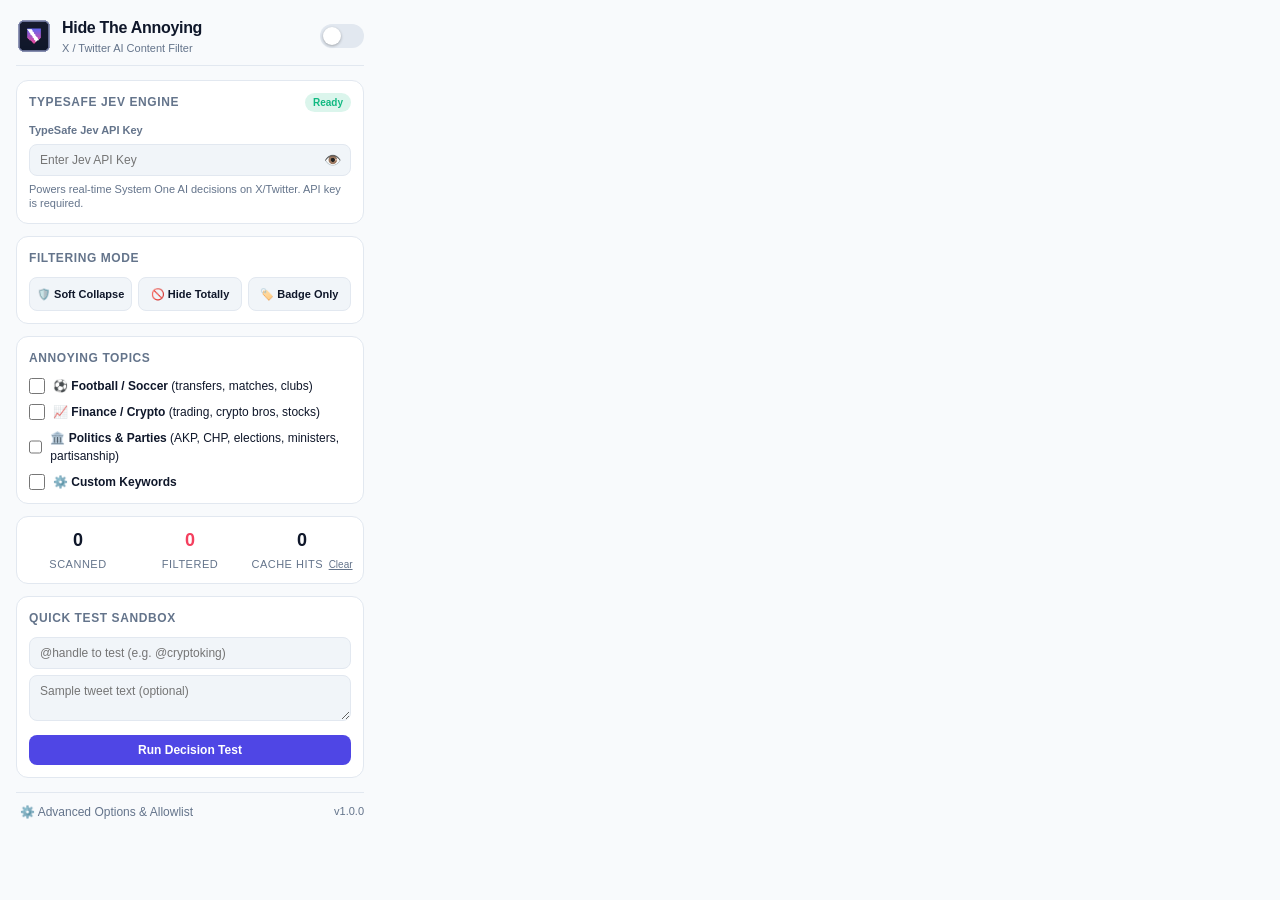
<file: popup/popup.html>
<!DOCTYPE html>
<html lang="en">
<head>
  <meta charset="UTF-8">
  <meta name="viewport" content="width=device-width, initial-scale=1.0">
  <title>Hide The Annoying</title>
  <link rel="stylesheet" href="popup.css">
</head>
<body>
  <div class="popup-container">
    <!-- Header -->
    <header class="header">
      <div class="brand">
        <img src="../icons/icon-48.png" alt="Logo" class="logo">
        <div>
          <h1 class="title">Hide The Annoying</h1>
          <span class="subtitle">X / Twitter AI Content Filter</span>
        </div>
      </div>
      <label class="switch" title="Toggle Extension">
        <input type="checkbox" id="master-toggle">
        <span class="slider"></span>
      </label>
    </header>

    <!-- Main Content -->
    <main class="main-content">
      <!-- Decision Engine (TypeSafe Jev) -->
      <section class="card">
        <div class="card-header">
          <span class="card-title">TypeSafe Jev Engine</span>
          <span class="badge" id="provider-status">Ready</span>
        </div>
        <div class="form-group api-key-group" id="api-key-container">
          <label for="api-key-input" class="field-label" id="api-key-label">TypeSafe Jev API Key</label>
          <div class="input-with-button">
            <input type="password" id="api-key-input" placeholder="Enter Jev API Key" class="text-input">
            <button type="button" id="toggle-key-visibility" class="btn-icon" title="Toggle Visibility">👁️</button>
          </div>
          <p class="field-help" id="api-key-help">Powers real-time System One AI decisions on X/Twitter. API key is required.</p>
        </div>
      </section>

      <!-- Filter Treatment Mode -->
      <section class="card">
        <div class="card-header">
          <span class="card-title">Filtering Mode</span>
        </div>
        <div class="radio-pill-group">
          <label class="pill-option">
            <input type="radio" name="filterMode" value="collapse">
            <span>🛡️ Soft Collapse</span>
          </label>
          <label class="pill-option">
            <input type="radio" name="filterMode" value="hide">
            <span>🚫 Hide Totally</span>
          </label>
          <label class="pill-option">
            <input type="radio" name="filterMode" value="badge">
            <span>🏷️ Badge Only</span>
          </label>
        </div>
      </section>

      <!-- Categories to Filter -->
      <section class="card">
        <div class="card-header">
          <span class="card-title">Annoying Topics</span>
        </div>
        <div class="checkbox-list">
          <label class="checkbox-item">
            <input type="checkbox" id="cat-soccer">
            <span>⚽ <strong>Football / Soccer</strong> (transfers, matches, clubs)</span>
          </label>
          <label class="checkbox-item">
            <input type="checkbox" id="cat-finance">
            <span>📈 <strong>Finance / Crypto</strong> (trading, crypto bros, stocks)</span>
          </label>
          <label class="checkbox-item">
            <input type="checkbox" id="cat-politics">
            <span>🏛️ <strong>Politics & Parties</strong> (AKP, CHP, elections, ministers, partisanship)</span>
          </label>
          <label class="checkbox-item">
            <input type="checkbox" id="cat-custom">
            <span>⚙️ <strong>Custom Keywords</strong></span>
          </label>
        </div>
      </section>

      <!-- Stats -->
      <section class="card stats-card">
        <div class="stat-item">
          <span class="stat-value" id="stat-scanned">0</span>
          <span class="stat-label">Scanned</span>
        </div>
        <div class="stat-item">
          <span class="stat-value highlight" id="stat-filtered">0</span>
          <span class="stat-label">Filtered</span>
        </div>
        <div class="stat-item">
          <span class="stat-value" id="stat-cache">0</span>
          <span class="stat-label">Cache Hits <button type="button" id="btn-quick-clear-cache" style="background:none;border:none;color:var(--primary-color);cursor:pointer;font-size:10px;text-decoration:underline;padding:0;margin-left:2px;" title="Clear cached decisions">Clear</button></span>
        </div>
      </section>

      <!-- Quick Test Sandbox -->
      <section class="card">
        <div class="card-header">
          <span class="card-title">Quick Test Sandbox</span>
        </div>
        <div class="form-group">
          <input type="text" id="test-handle" class="text-input" placeholder="@handle to test (e.g. @cryptoking)">
          <textarea id="test-text" class="text-input" rows="2" placeholder="Sample tweet text (optional)"></textarea>
          <button type="button" id="btn-run-test" class="btn btn-primary" style="margin-top: 8px;">Run Decision Test</button>
        </div>
        <div id="test-result" class="test-result-box" style="display: none;"></div>
      </section>
    </main>

    <!-- Footer -->
    <footer class="footer">
      <button type="button" id="btn-open-options" class="btn-link">⚙️ Advanced Options & Allowlist</button>
      <span class="version-tag">v1.0.0</span>
    </footer>
  </div>

  <script src="popup.js" type="module"></script>
</body>
</html>
</file>
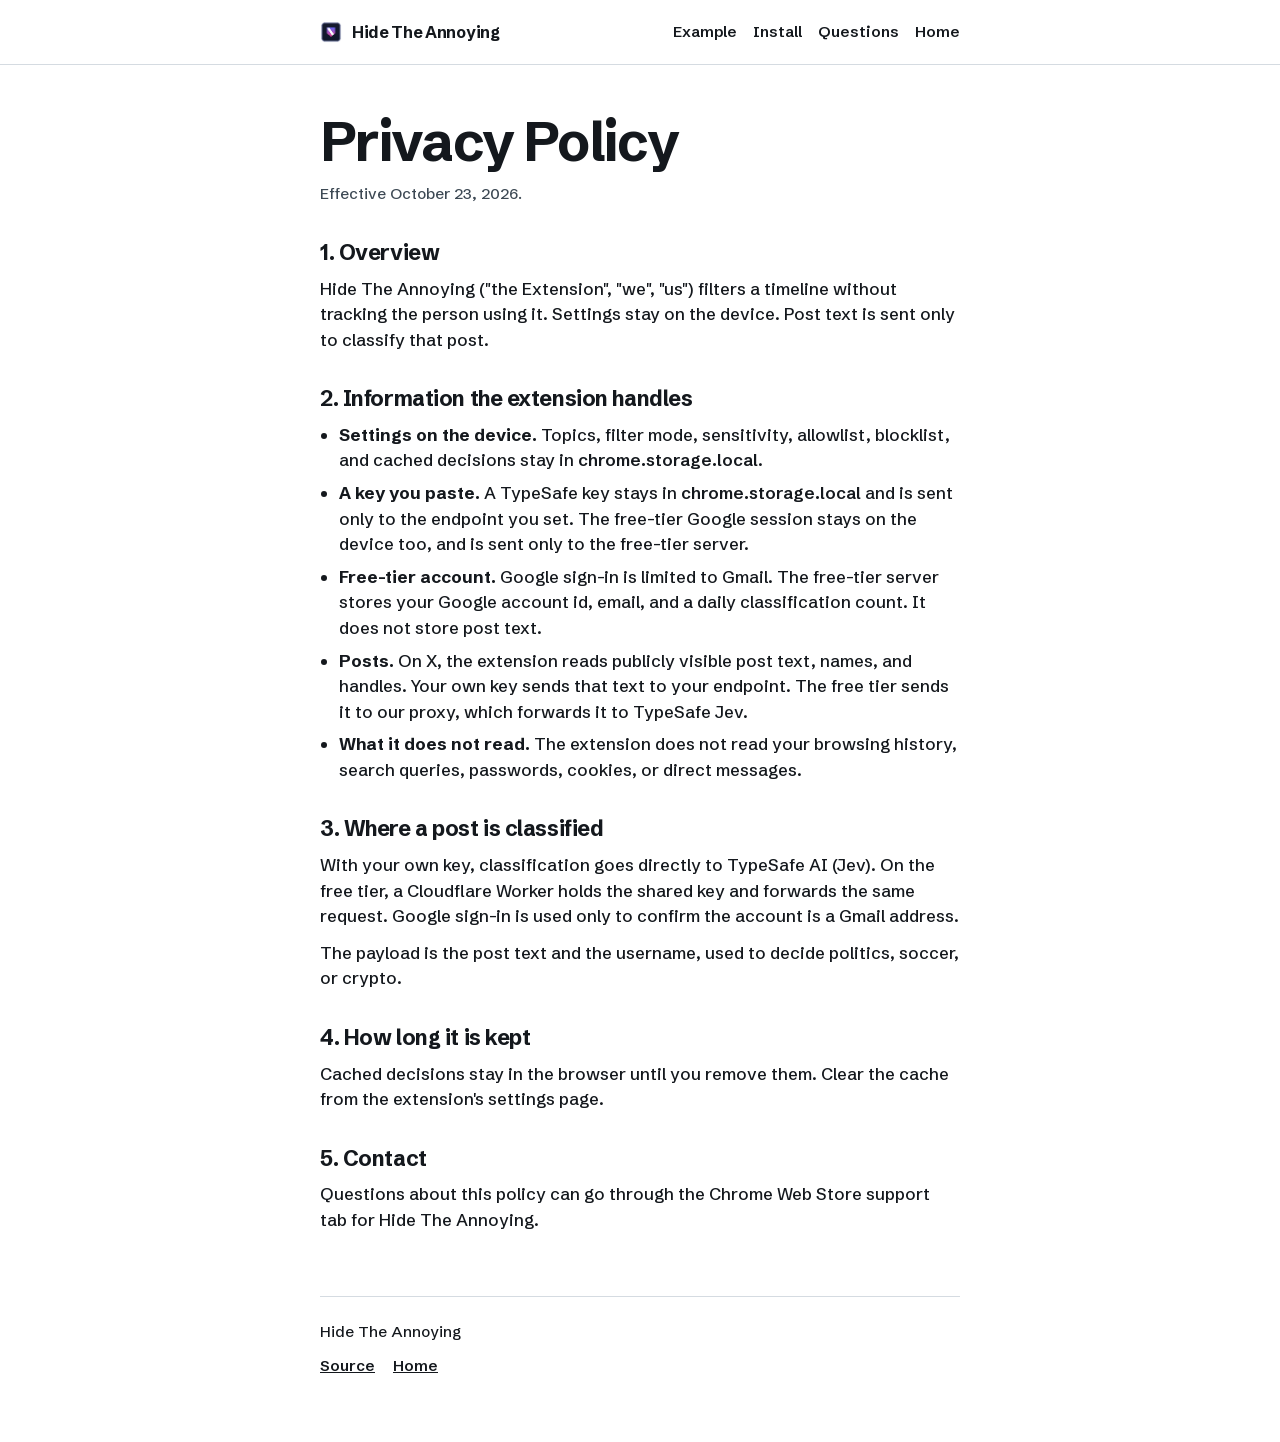
<file: site/privacy.html>
<!DOCTYPE html>
<html lang="en">
<head>
  <meta charset="UTF-8">
  <meta name="viewport" content="width=device-width, initial-scale=1.0">
  <title>Privacy Policy — Hide The Annoying</title>
  <meta name="description" content="Privacy Policy for the Hide The Annoying Chrome Extension. What stays on the device, what a Gmail sign-in stores, and where post text is sent.">
  <link rel="icon" type="image/png" href="icons/icon-128.png">
  <style>
    @font-face {
      font-family: "Schibsted Grotesk";
      font-style: normal;
      font-weight: 500 700;
      font-display: swap;
      src: url("fonts/schibsted-grotesk.woff2") format("woff2");
    }

    @font-face {
      font-family: "Newsreader";
      font-style: normal;
      font-weight: 400 600;
      font-display: swap;
      src: url("fonts/newsreader.woff2") format("woff2");
    }

    :root {
      --desk: #ffffff;
      --sheet: #ffffff;
      --ink: #14181d;
      --mute: #3d4954;
      --rule: #d5dbe1;
      --sans: "Schibsted Grotesk", "Avenir Next", "Segoe UI", sans-serif;
      --serif: "Newsreader", "Iowan Old Style", Palatino, "Palatino Linotype", serif;
    }

    * { box-sizing: border-box; }

    html { color-scheme: light; }

    body {
      margin: 0;
      background: var(--desk);
      color: var(--ink);
      font-family: var(--sans);
      font-size: 1.0625rem;
      line-height: 1.5;
      -webkit-font-smoothing: antialiased;
    }

    :focus-visible {
      outline: 2px solid var(--ink);
      outline-offset: 3px;
    }

    a { color: inherit; }

    .column {
      width: min(40rem, calc(100% - 40px));
      margin-inline: auto;
    }

    .nav {
      position: sticky;
      top: 0;
      background: var(--desk);
      border-bottom: 1px solid var(--rule);
    }

    .nav-inner {
      display: flex;
      flex-wrap: wrap;
      align-items: center;
      justify-content: space-between;
      gap: 10px 16px;
      min-height: 64px;
    }

    .brand {
      display: flex;
      align-items: center;
      gap: 10px;
      color: var(--ink);
      text-decoration: none;
      font-family: var(--sans);
      font-weight: 700;
      font-size: 1rem;
      letter-spacing: -0.02em;
    }

    .brand img { width: 22px; height: 22px; display: block; }

    .nav-links {
      display: flex;
      flex-wrap: wrap;
      gap: 6px 16px;
    }

    .nav-links a {
      font-family: var(--sans);
      font-weight: 600;
      font-size: 0.95rem;
      text-decoration: none;
    }

    .nav-links a:hover { text-decoration: underline; text-underline-offset: 0.18em; }

    .brand span { white-space: nowrap; }

    @media (max-width: 860px) {
      .nav-links { flex-basis: 100%; }
    }

    main { padding: 48px 0 24px; }

    h1, h2 {
      font-family: var(--sans);
      font-weight: 700;
      letter-spacing: -0.03em;
      line-height: 1.05;
      margin: 0;
    }

    h1 {
      font-size: clamp(2.4rem, 6vw, 3.4rem);
      text-wrap: balance;
    }

    .meta {
      margin: 0.8rem 0 0;
      color: var(--mute);
      font-family: var(--sans);
      font-size: 0.95rem;
    }

    section { margin-top: 2.25rem; }

    h2 {
      font-size: 1.35rem;
      letter-spacing: -0.02em;
    }

    p { margin: 0.7rem 0 0; max-width: 38em; }

    ul {
      margin: 0.7rem 0 0;
      padding-left: 1.2rem;
      max-width: 38em;
    }

    li { margin-top: 0.45rem; }

    code { font-family: inherit; font-weight: 600; }

    .footer {
      margin-top: 4rem;
      padding: 1.5rem 0 2.5rem;
      border-top: 1px solid var(--rule);
      font-family: var(--sans);
      font-size: 0.95rem;
    }

    .footer p { margin: 0; }

    .footer-links {
      display: flex;
      flex-wrap: wrap;
      gap: 8px 18px;
      margin-top: 0.7rem;
    }

    .footer a { font-weight: 600; }
  </style>
</head>
<body>
  <header class="nav">
    <div class="column nav-inner">
      <a href="index.html" class="brand">
        <img src="icons/icon-48.png" alt="" width="22" height="22">
        <span>Hide The Annoying</span>
      </a>
      <nav class="nav-links" aria-label="On this page">
        <a href="index.html#simulator">Example</a>
        <a href="index.html#install">Install</a>
        <a href="index.html#faq">Questions</a>
        <a href="index.html">Home</a>
      </nav>
    </div>
  </header>

  <main>
    <div class="column">
      <h1>Privacy Policy</h1>
      <p class="meta">Effective October 23, 2026.</p>

      <section>
        <h2>1. Overview</h2>
        <p>Hide The Annoying ("the Extension", "we", "us") filters a timeline without tracking the person using it. Settings stay on the device. Post text is sent only to classify that post.</p>
      </section>

      <section>
        <h2>2. Information the extension handles</h2>
        <ul>
          <li><strong>Settings on the device.</strong> Topics, filter mode, sensitivity, allowlist, blocklist, and cached decisions stay in <code>chrome.storage.local</code>.</li>
          <li><strong>A key you paste.</strong> A TypeSafe key stays in <code>chrome.storage.local</code> and is sent only to the endpoint you set. The free-tier Google session stays on the device too, and is sent only to the free-tier server.</li>
          <li><strong>Free-tier account.</strong> Google sign-in is limited to Gmail. The free-tier server stores your Google account id, email, and a daily classification count. It does not store post text.</li>
          <li><strong>Posts.</strong> On X, the extension reads publicly visible post text, names, and handles. Your own key sends that text to your endpoint. The free tier sends it to our proxy, which forwards it to TypeSafe Jev.</li>
          <li><strong>What it does not read.</strong> The extension does not read your browsing history, search queries, passwords, cookies, or direct messages.</li>
        </ul>
      </section>

      <section>
        <h2>3. Where a post is classified</h2>
        <p>With your own key, classification goes directly to TypeSafe AI (Jev). On the free tier, a Cloudflare Worker holds the shared key and forwards the same request. Google sign-in is used only to confirm the account is a Gmail address.</p>
        <p>The payload is the post text and the username, used to decide politics, soccer, or crypto.</p>
      </section>

      <section>
        <h2>4. How long it is kept</h2>
        <p>Cached decisions stay in the browser until you remove them. Clear the cache from the extension's settings page.</p>
      </section>

      <section>
        <h2>5. Contact</h2>
        <p>Questions about this policy can go through the Chrome Web Store support tab for Hide The Annoying.</p>
      </section>

      <footer class="footer">
        <p>Hide The Annoying</p>
        <div class="footer-links">
          <a href="https://github.com/turkerdev/hide-the-annoying" target="_blank" rel="noopener">Source</a>
          <a href="index.html">Home</a>
        </div>
      </footer>
    </div>
  </main>
</body>
</html>
</file>
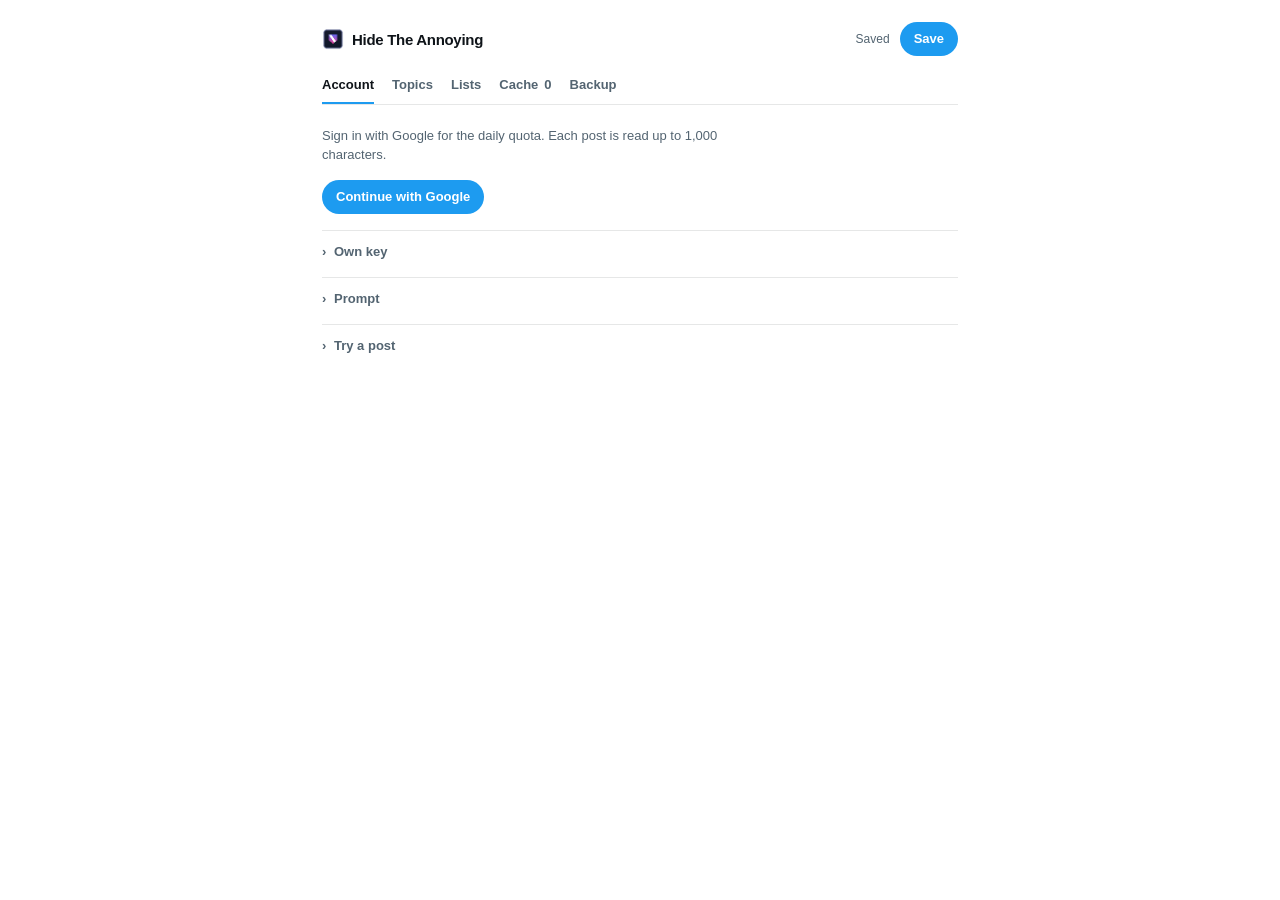
<file: extension/options/options.html>
<!DOCTYPE html>
<html lang="en">
<head>
  <meta charset="UTF-8">
  <meta name="viewport" content="width=device-width, initial-scale=1.0">
  <title>Hide The Annoying</title>
  <link rel="stylesheet" href="options.css">
</head>
<body>
  <div class="page">
    <header class="top">
      <div class="brand">
        <img src="../icons/icon-48.png" alt="" class="logo" width="22" height="22">
        <h1>Hide The Annoying</h1>
      </div>
      <div class="save-cluster">
        <span id="save-status" class="save-status">Saved</span>
        <button id="btn-save-all" class="btn btn-primary" type="button">Save</button>
      </div>
      <nav class="nav-menu" aria-label="Settings">
        <button class="nav-item active" data-tab="tab-providers" type="button">Account</button>
        <button class="nav-item" data-tab="tab-rules" type="button">Topics</button>
        <button class="nav-item" data-tab="tab-lists" type="button">Lists</button>
        <button class="nav-item" data-tab="tab-cache" type="button">Cache <span id="cache-count">0</span></button>
        <button class="nav-item" data-tab="tab-backup" type="button">Backup</button>
      </nav>
    </header>

    <main class="content-area">
      <section id="tab-providers" class="tab-panel active">
        <p class="lead" id="opt-free-tier-status">Sign in with Google for the daily quota. Each post is read up to 1,000 characters.</p>
        <div class="actions">
          <button type="button" id="btn-free-tier-sign-in" class="btn btn-primary">Continue with Google</button>
          <button type="button" id="btn-free-tier-sign-out" class="btn btn-quiet" hidden>Sign out</button>
        </div>
        <p class="error" id="opt-free-tier-error"></p>

        <details class="fold" id="own-key">
          <summary>Own key</summary>
          <div class="fold-body">
            <p class="hint">Optional. Posts go straight to your endpoint and skip the daily limit.</p>
            <div class="pair">
              <label class="field">
                <span>TypeSafe key</span>
                <input type="password" id="opt-jev-key" class="text-input" placeholder="TypeSafe key" autocomplete="off">
              </label>
              <label class="field">
                <span>Model</span>
                <input type="text" id="opt-jev-model" class="text-input" value="jev-latest">
              </label>
            </div>
            <label class="field">
              <span>Endpoint</span>
              <input type="text" id="opt-jev-endpoint" class="text-input" value="https://api.typesafe.ai/v1/systemone">
            </label>
          </div>
        </details>

        <details class="fold">
          <summary>Prompt</summary>
          <div class="fold-body">
            <div class="fold-head">
              <p class="hint">Instructions sent with every post.</p>
              <button type="button" id="btn-reset-prompts" class="btn btn-quiet">Reset</button>
            </div>
            <label class="field">
              <span>Instructions</span>
              <textarea id="opt-prompt-instructions" class="text-area" rows="3"></textarea>
            </label>
            <label class="field">
              <span>Politics</span>
              <textarea id="opt-prompt-politics" class="text-area" rows="3"></textarea>
            </label>
            <div class="pair">
              <label class="field">
                <span>Soccer</span>
                <textarea id="opt-prompt-soccer" class="text-area" rows="3"></textarea>
              </label>
              <label class="field">
                <span>Crypto</span>
                <textarea id="opt-prompt-finance" class="text-area" rows="3"></textarea>
              </label>
            </div>
          </div>
        </details>

        <details class="fold">
          <summary>Try a post</summary>
          <div class="fold-body">
            <p class="hint">Check one post with the saved settings.</p>
            <input type="text" id="test-handle" class="text-input" placeholder="@handle">
            <textarea id="test-text" class="text-area" rows="3" placeholder="Post text"></textarea>
            <button type="button" id="btn-run-test" class="btn btn-quiet">Check</button>
            <div id="test-result" class="try-result" hidden></div>
          </div>
        </details>
      </section>

      <section id="tab-rules" class="tab-panel">
        <p class="lead">What gets filtered, and how sure it has to be.</p>
        <div class="topics">
          <label class="topic">
            <span class="topic-copy">
              <strong>Politics</strong>
              <span>Parties, ministers, elections, and political ragebait.</span>
            </span>
            <span class="switch">
              <input type="checkbox" id="rule-cat-politics">
              <span class="slider"></span>
            </span>
          </label>
          <label class="topic">
            <span class="topic-copy">
              <strong>Soccer</strong>
              <span>Matches, transfers, leagues, and fantasy.</span>
            </span>
            <span class="switch">
              <input type="checkbox" id="rule-cat-soccer">
              <span class="slider"></span>
            </span>
          </label>
          <label class="topic">
            <span class="topic-copy">
              <strong>Crypto</strong>
              <span>Coins, trading calls, and get-rich posts.</span>
            </span>
            <span class="switch">
              <input type="checkbox" id="rule-cat-finance">
              <span class="slider"></span>
            </span>
          </label>
          <label class="topic">
            <span class="topic-copy">
              <strong>Custom</strong>
              <span>Phrases you list below.</span>
            </span>
            <span class="switch">
              <input type="checkbox" id="rule-cat-custom">
              <span class="slider"></span>
            </span>
          </label>
        </div>

        <label class="field">
          <span>Custom phrases</span>
          <textarea id="opt-custom-keywords" class="text-area" rows="2" placeholder="dropshipping, astrology, nft"></textarea>
          <span class="hint">Comma-separated. Used when Custom is on.</span>
        </label>

        <div class="field">
          <div class="field-head">
            <span>Confidence</span>
            <span id="sensitivity-value" class="value">0.60 (Balanced)</span>
          </div>
          <input type="range" id="opt-sensitivity" min="0.2" max="0.95" step="0.05" value="0.6">
          <div class="range-labels">
            <span>Catches more</span>
            <span>Catches less</span>
          </div>
        </div>
      </section>

      <section id="tab-lists" class="tab-panel">
        <p class="lead">Handles that are always kept, or always hidden.</p>
        <div class="split">
          <div class="block">
            <h2>Allow</h2>
            <p class="hint">Always kept.</p>
            <div class="add-bar">
              <input type="text" id="new-allow-input" placeholder="@handle" class="text-input">
              <button id="btn-add-allow" class="btn btn-quiet" type="button">Add</button>
            </div>
            <div class="list-container" id="allowlist-box"></div>
          </div>
          <div class="block">
            <h2>Block</h2>
            <p class="hint">Always hidden.</p>
            <div class="add-bar">
              <input type="text" id="new-block-input" placeholder="@handle" class="text-input">
              <button id="btn-add-block" class="btn btn-quiet" type="button">Add</button>
            </div>
            <div class="list-container" id="blocklist-box"></div>
          </div>
        </div>
      </section>

      <section id="tab-cache" class="tab-panel">
        <div class="panel-tools">
          <p class="lead">Kept on this device so a post is classified once.</p>
          <button id="btn-clear-cache" class="btn btn-danger" type="button">Clear</button>
        </div>
        <input type="text" id="cache-search" placeholder="Search handle, topic, or reason" class="text-input">
        <div class="table-responsive">
          <table class="cache-table">
            <thead>
              <tr>
                <th>Handle</th>
                <th>Status</th>
                <th>Topic</th>
                <th>Reason</th>
                <th></th>
                <th></th>
              </tr>
            </thead>
            <tbody id="cache-table-body">
              <tr><td colspan="6" class="text-center">Loading cache…</td></tr>
            </tbody>
          </table>
        </div>
      </section>

      <section id="tab-backup" class="tab-panel">
        <p class="lead">Move settings, lists, and cache to another browser.</p>
        <div class="split">
          <div class="block">
            <h2>Download</h2>
            <p class="hint">The free-tier session is left out.</p>
            <button id="btn-export-json" class="btn btn-primary" type="button">Download backup</button>
          </div>
          <div class="block">
            <h2>Restore</h2>
            <p class="hint">Replaces the settings in this browser.</p>
            <input type="file" id="import-file-input" accept=".json">
          </div>
        </div>
      </section>
    </main>
  </div>

  <script src="options.js" type="module"></script>
</body>
</html>
</file>
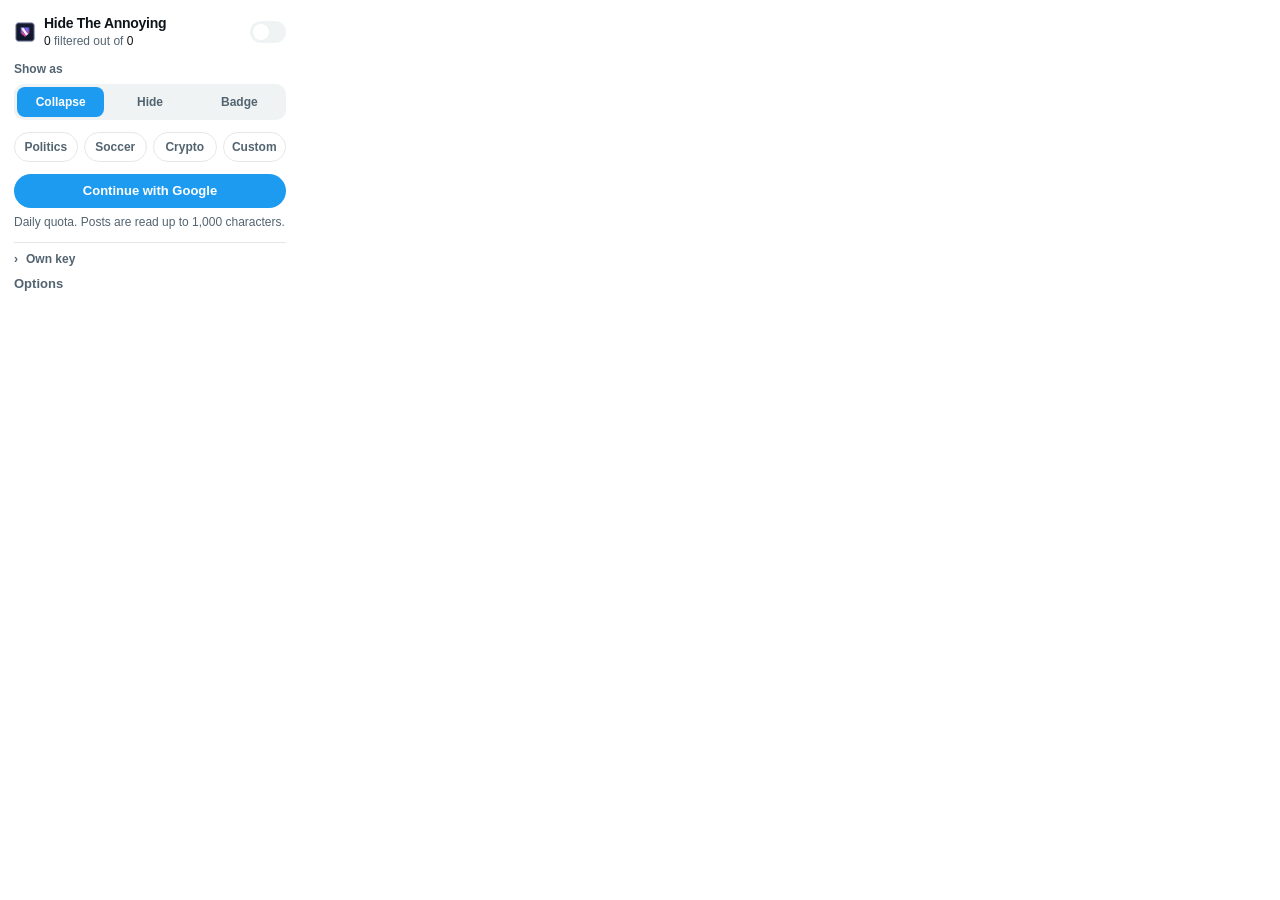
<file: extension/popup/popup.html>
<!DOCTYPE html>
<html lang="en">
<head>
  <meta charset="UTF-8">
  <meta name="viewport" content="width=device-width, initial-scale=1.0">
  <title>Hide The Annoying</title>
  <link rel="stylesheet" href="popup.css">
</head>
<body>
  <div class="popup">
    <header class="top">
      <div class="identity">
        <img src="../icons/icon-48.png" alt="" class="mark" width="22" height="22">
        <div>
          <h1>Hide The Annoying</h1>
          <p class="count"><span id="stat-filtered">0</span> filtered out of <span id="stat-checked">0</span></p>
        </div>
      </div>
      <label class="switch" title="Turn filtering on or off">
        <input type="checkbox" id="master-toggle">
        <span class="slider"></span>
      </label>
    </header>

    <div class="mode">
      <p class="mode-label">Show as</p>
      <div class="segment" role="radiogroup" aria-label="How filtered posts appear">
      <label>
        <input type="radio" name="filterMode" value="collapse" checked>
        <span>Collapse</span>
      </label>
      <label>
        <input type="radio" name="filterMode" value="hide">
        <span>Hide</span>
      </label>
      <label>
        <input type="radio" name="filterMode" value="badge">
        <span>Badge</span>
      </label>
      </div>
    </div>

    <div class="topics">
      <label class="chip">
        <input type="checkbox" id="cat-politics">
        <span>Politics</span>
      </label>
      <label class="chip">
        <input type="checkbox" id="cat-soccer">
        <span>Soccer</span>
      </label>
      <label class="chip">
        <input type="checkbox" id="cat-finance">
        <span>Crypto</span>
      </label>
      <label class="chip">
        <input type="checkbox" id="cat-custom">
        <span>Custom</span>
      </label>
    </div>

    <section class="account" aria-label="Account">
      <div id="free-tier-signed-out">
        <button type="button" id="btn-google-sign-in" class="btn-google">Continue with Google</button>
        <p class="hint" id="free-tier-hint">Daily quota. Posts are read up to 1,000 characters.</p>
        <p class="error" id="free-tier-error"></p>
      </div>
      <div id="free-tier-signed-in" hidden>
        <div class="account-row">
          <span id="free-tier-email" class="email"></span>
          <button type="button" id="btn-sign-out" class="text-btn">Sign out</button>
        </div>
        <p class="hint" id="free-tier-quota"></p>
      </div>
    </section>

    <details class="fold" id="own-key">
      <summary>Own key</summary>
      <div class="fold-body">
        <div class="key-field">
          <input type="password" id="api-key-input" placeholder="TypeSafe key" class="text-input" autocomplete="off">
          <button type="button" id="toggle-key-visibility" class="ghost" title="Show key">Show</button>
        </div>
        <p class="hint">Skips the daily limit and the character cut.</p>
      </div>
    </details>

    <footer class="foot">
      <button type="button" id="btn-open-options" class="text-btn">Options</button>
    </footer>
  </div>

  <script src="popup.js" type="module"></script>
</body>
</html>
</file>
<file: options/options.css>
:root {
  --font-family: -apple-system, BlinkMacSystemFont, "Segoe UI", Roboto, Helvetica, Arial, sans-serif;
  --bg-primary: #0b0f17;
  --bg-sidebar: #111827;
  --bg-card: #182234;
  --bg-input: #0f172a;
  --border-color: #243247;
  --text-primary: #f8fafc;
  --text-secondary: #94a3b8;
  --accent-color: #6366f1;
  --accent-hover: #4f46e5;
  --danger-color: #f43f5e;
  --danger-hover: #e11d48;
  --success-color: #10b981;
  --warning-color: #f59e0b;
  color-scheme: dark;
}

@media (prefers-color-scheme: light) {
  :root {
    --bg-primary: #f8fafc;
    --bg-sidebar: #f1f5f9;
    --bg-card: #ffffff;
    --bg-input: #ffffff;
    --border-color: #e2e8f0;
    --text-primary: #0f172a;
    --text-secondary: #64748b;
    --accent-color: #4f46e5;
    --accent-hover: #4338ca;
    color-scheme: light;
  }
}

* {
  box-sizing: border-box;
  margin: 0;
  padding: 0;
}

body {
  background-color: var(--bg-primary);
  color: var(--text-primary);
  font-family: var(--font-family);
  font-size: 14px;
  line-height: 1.5;
  accent-color: var(--accent-color);
}

.dashboard-container {
  display: flex;
  min-height: 100vh;
}

/* Sidebar */
.sidebar {
  width: 260px;
  background-color: var(--bg-sidebar);
  border-right: 1px solid var(--border-color);
  padding: 24px 16px;
  display: flex;
  flex-direction: column;
  flex-shrink: 0;
}

.brand {
  display: flex;
  align-items: center;
  gap: 12px;
  margin-bottom: 28px;
}

.logo {
  width: 38px;
  height: 38px;
  border-radius: 8px;
}

.brand h2 {
  font-size: 15px;
  font-weight: 700;
  line-height: 1.2;
}

.version {
  font-size: 11px;
  color: var(--text-secondary);
}

.nav-menu {
  display: flex;
  flex-direction: column;
  gap: 6px;
  flex: 1;
}

.nav-item {
  display: flex;
  align-items: center;
  padding: 10px 14px;
  border-radius: 8px;
  background: transparent;
  border: none;
  color: var(--text-secondary);
  font-size: 13px;
  font-weight: 600;
  cursor: pointer;
  text-align: left;
  transition: all 0.15s ease;
  font-family: inherit;
}

.nav-item:hover {
  background: rgba(255, 255, 255, 0.05);
  color: var(--text-primary);
}

.nav-item.active {
  background: rgba(99, 102, 241, 0.15);
  color: var(--accent-color);
}

.sidebar-footer {
  margin-top: auto;
  display: flex;
  flex-direction: column;
  gap: 8px;
}

.save-status {
  font-size: 11px;
  text-align: center;
  color: var(--success-color);
}

/* Main Content Area */
.content-area {
  flex: 1;
  padding: 32px 40px;
  max-width: 960px;
}

.tab-panel {
  display: none;
}

.tab-panel.active {
  display: flex;
  flex-direction: column;
  gap: 20px;
}

.panel-header {
  margin-bottom: 8px;
}

.panel-header h2 {
  font-size: 22px;
  font-weight: 700;
  letter-spacing: -0.4px;
}

.panel-header p {
  color: var(--text-secondary);
  font-size: 13px;
  margin-top: 4px;
}

.header-split {
  display: flex;
  align-items: center;
  justify-content: space-between;
}

/* Cards */
.card {
  background: var(--bg-card);
  border: 1px solid var(--border-color);
  border-radius: 14px;
  padding: 20px;
  display: flex;
  flex-direction: column;
  gap: 14px;
}

.card h3 {
  font-size: 15px;
  font-weight: 600;
}

.subtitle {
  font-size: 12px;
  color: var(--text-secondary);
  margin-top: -8px;
}

.grid-2 {
  display: grid;
  grid-template-columns: 1fr 1fr;
  gap: 16px;
}

/* Provider Card */
.provider-header {
  display: flex;
  align-items: flex-start;
  justify-content: space-between;
}

.provider-tag {
  font-size: 11px;
  padding: 3px 8px;
  border-radius: 9999px;
  background: rgba(255, 255, 255, 0.1);
  color: var(--text-secondary);
  font-weight: 600;
}

.provider-tag.primary {
  background: rgba(99, 102, 241, 0.2);
  color: var(--accent-color);
  border: 1px solid rgba(99, 102, 241, 0.4);
}

/* Form Controls */
.form-group {
  display: flex;
  flex-direction: column;
  gap: 6px;
}

.label-bold {
  font-weight: 600;
  font-size: 13px;
}

.help-text {
  font-size: 12px;
  color: var(--text-secondary);
}

.select-large, .select-input, .text-input, .text-area {
  width: 100%;
  padding: 9px 12px;
  background: var(--bg-input);
  border: 1px solid var(--border-color);
  border-radius: 8px;
  color: var(--text-primary);
  font-size: 13px;
  outline: none;
  font-family: inherit;
  transition: border-color 0.15s ease;
}

.select-large:focus, .select-input:focus, .text-input:focus, .text-area:focus {
  border-color: var(--accent-color);
}

/* Checkbox vertical group */
.checkbox-group-vertical {
  display: flex;
  flex-direction: column;
  gap: 12px;
}

.checkbox-row {
  display: flex;
  align-items: flex-start;
  gap: 12px;
  cursor: pointer;
  padding: 8px 10px;
  border-radius: 8px;
  border: 1px solid transparent;
  transition: all 0.15s ease;
}

.checkbox-row:hover {
  background: rgba(255, 255, 255, 0.03);
  border-color: var(--border-color);
}

.checkbox-row input[type="checkbox"] {
  width: 18px;
  height: 18px;
  margin-top: 2px;
  cursor: pointer;
}

.check-text {
  display: flex;
  flex-direction: column;
  gap: 2px;
}

.check-text strong {
  font-size: 13px;
}

.check-text span {
  font-size: 12px;
  color: var(--text-secondary);
}

/* Slider */
.slider-header {
  display: flex;
  align-items: center;
  justify-content: space-between;
}

.slider-val {
  font-weight: 700;
  color: var(--accent-color);
  font-size: 13px;
}

.slider-labels {
  display: flex;
  justify-content: space-between;
  font-size: 11px;
  color: var(--text-secondary);
  margin-top: 4px;
}

/* Lists Management */
.add-bar {
  display: flex;
  gap: 8px;
}

.list-container {
  display: flex;
  flex-direction: column;
  gap: 6px;
  max-height: 240px;
  overflow-y: auto;
  border: 1px solid var(--border-color);
  border-radius: 8px;
  padding: 8px;
  background: var(--bg-input);
}

.list-item {
  display: flex;
  align-items: center;
  justify-content: space-between;
  padding: 6px 10px;
  background: var(--bg-card);
  border-radius: 6px;
  font-size: 13px;
}

.list-item .handle-text {
  font-weight: 600;
  color: #38bdf8;
}

.btn-remove {
  background: transparent;
  border: none;
  color: var(--danger-color);
  cursor: pointer;
  font-size: 14px;
  padding: 2px 6px;
}

/* Cache Table */
.table-search-bar {
  display: flex;
  margin-bottom: 6px;
}

.table-responsive {
  max-height: 400px;
  overflow-y: auto;
  border: 1px solid var(--border-color);
  border-radius: 8px;
}

.cache-table {
  width: 100%;
  border-collapse: collapse;
  text-align: left;
  font-size: 12px;
}

.cache-table th {
  background: var(--bg-sidebar);
  padding: 10px 12px;
  font-weight: 600;
  color: var(--text-secondary);
  border-bottom: 1px solid var(--border-color);
  position: sticky;
  top: 0;
}

.cache-table td {
  padding: 10px 12px;
  border-bottom: 1px solid var(--border-color);
  vertical-align: middle;
}

.cache-table tr:hover td {
  background: rgba(255, 255, 255, 0.02);
}

.badge-tag {
  display: inline-block;
  padding: 2px 6px;
  border-radius: 4px;
  font-weight: 600;
  font-size: 11px;
}

.badge-tag.annoying {
  background: rgba(244, 63, 94, 0.15);
  color: var(--danger-color);
}

.badge-tag.clean {
  background: rgba(16, 185, 129, 0.15);
  color: var(--success-color);
}

.text-center {
  text-align: center;
}

/* Buttons */
.btn {
  padding: 8px 14px;
  border-radius: 8px;
  border: none;
  font-size: 13px;
  font-weight: 600;
  cursor: pointer;
  transition: all 0.15s ease;
  font-family: inherit;
}

.btn-primary {
  background: var(--accent-color);
  color: white;
}

.btn-primary:hover {
  background: var(--accent-hover);
}

.btn-secondary {
  background: var(--bg-card);
  border: 1px solid var(--border-color);
  color: var(--text-primary);
}

.btn-secondary:hover {
  background: var(--border-color);
}

.btn-danger {
  background: var(--danger-color);
  color: white;
}

.btn-danger:hover {
  background: var(--danger-hover);
}

.btn-full {
  width: 100%;
}
</file>
<file: popup/popup.css>
:root {
  --font-family: -apple-system, BlinkMacSystemFont, "Segoe UI", Roboto, Helvetica, Arial, sans-serif;
  --bg-primary: #0f141c;
  --bg-card: #192231;
  --bg-input: #101724;
  --border-color: #273449;
  --text-primary: #f1f5f9;
  --text-secondary: #94a3b8;
  --accent-color: #6366f1;
  --accent-hover: #4f46e5;
  --danger-color: #f43f5e;
  --success-color: #10b981;
  --warning-color: #f59e0b;
  color-scheme: dark;
}

@media (prefers-color-scheme: light) {
  :root {
    --bg-primary: #f8fafc;
    --bg-card: #ffffff;
    --bg-input: #f1f5f9;
    --border-color: #e2e8f0;
    --text-primary: #0f172a;
    --text-secondary: #64748b;
    --accent-color: #4f46e5;
    --accent-hover: #4338ca;
    color-scheme: light;
  }
}

* {
  box-sizing: border-box;
  margin: 0;
  padding: 0;
}

body {
  width: 380px;
  background-color: var(--bg-primary);
  color: var(--text-primary);
  font-family: var(--font-family);
  font-size: 13px;
  line-height: 1.5;
  accent-color: var(--accent-color);
  user-select: none;
}

.popup-container {
  padding: 16px;
  display: flex;
  flex-direction: column;
  gap: 14px;
}

/* Header */
.header {
  display: flex;
  align-items: center;
  justify-content: space-between;
  padding-bottom: 8px;
  border-bottom: 1px solid var(--border-color);
}

.brand {
  display: flex;
  align-items: center;
  gap: 10px;
}

.logo {
  width: 36px;
  height: 36px;
  border-radius: 8px;
}

.title {
  font-size: 16px;
  font-weight: 700;
  letter-spacing: -0.3px;
}

.subtitle {
  font-size: 11px;
  color: var(--text-secondary);
  display: block;
}

/* Toggle Switch */
.switch {
  position: relative;
  display: inline-block;
  width: 44px;
  height: 24px;
  flex-shrink: 0;
}

.switch input {
  opacity: 0;
  width: 0;
  height: 0;
}

.slider {
  position: absolute;
  cursor: pointer;
  top: 0;
  left: 0;
  right: 0;
  bottom: 0;
  background-color: var(--border-color);
  transition: 0.25s cubic-bezier(0.4, 0, 0.2, 1);
  border-radius: 24px;
}

.slider:before {
  position: absolute;
  content: "";
  height: 18px;
  width: 18px;
  left: 3px;
  bottom: 3px;
  background-color: white;
  transition: 0.25s cubic-bezier(0.4, 0, 0.2, 1);
  border-radius: 50%;
  box-shadow: 0 1px 3px rgba(0,0,0,0.3);
}

input:checked + .slider {
  background-color: var(--accent-color);
}

input:checked + .slider:before {
  transform: translateX(20px);
}

/* Cards */
.main-content {
  display: flex;
  flex-direction: column;
  gap: 12px;
}

.card {
  background: var(--bg-card);
  border: 1px solid var(--border-color);
  border-radius: 12px;
  padding: 12px;
  display: flex;
  flex-direction: column;
  gap: 10px;
}

.card-header {
  display: flex;
  align-items: center;
  justify-content: space-between;
}

.card-title {
  font-size: 12px;
  font-weight: 700;
  text-transform: uppercase;
  letter-spacing: 0.6px;
  color: var(--text-secondary);
}

.badge {
  font-size: 10px;
  padding: 2px 8px;
  border-radius: 9999px;
  font-weight: 600;
  background: rgba(16, 185, 129, 0.15);
  color: var(--success-color);
}

.badge.warn {
  background: rgba(245, 158, 11, 0.15);
  color: var(--warning-color);
}

/* Form Controls */
.form-group {
  display: flex;
  flex-direction: column;
  gap: 6px;
}

.field-label {
  font-size: 11px;
  font-weight: 600;
  color: var(--text-secondary);
}

.field-help {
  font-size: 11px;
  color: var(--text-secondary);
  line-height: 1.3;
}

.select-input, .text-input {
  width: 100%;
  padding: 8px 10px;
  background: var(--bg-input);
  border: 1px solid var(--border-color);
  border-radius: 8px;
  color: var(--text-primary);
  font-size: 12px;
  outline: none;
  font-family: inherit;
  transition: border-color 0.15s ease;
}

.select-input:focus, .text-input:focus {
  border-color: var(--accent-color);
}

.input-with-button {
  display: flex;
  align-items: center;
  position: relative;
}

.input-with-button input {
  padding-right: 36px;
}

.btn-icon {
  position: absolute;
  right: 6px;
  background: transparent;
  border: none;
  cursor: pointer;
  font-size: 14px;
  padding: 4px;
  border-radius: 4px;
}

/* Radio Pill Group */
.radio-pill-group {
  display: grid;
  grid-template-columns: repeat(3, 1fr);
  gap: 6px;
}

.pill-option {
  position: relative;
  cursor: pointer;
}

.pill-option input {
  position: absolute;
  opacity: 0;
  width: 0;
  height: 0;
}

.pill-option span {
  display: flex;
  align-items: center;
  justify-content: center;
  padding: 8px 4px;
  border-radius: 8px;
  background: var(--bg-input);
  border: 1px solid var(--border-color);
  font-size: 11px;
  font-weight: 600;
  text-align: center;
  transition: all 0.15s ease;
}

.pill-option input:checked + span {
  background: rgba(99, 102, 241, 0.15);
  border-color: var(--accent-color);
  color: var(--accent-color);
}

/* Checkboxes */
.checkbox-list {
  display: flex;
  flex-direction: column;
  gap: 8px;
}

.checkbox-item {
  display: flex;
  align-items: center;
  gap: 8px;
  cursor: pointer;
  font-size: 12px;
}

.checkbox-item input[type="checkbox"] {
  width: 16px;
  height: 16px;
  cursor: pointer;
}

/* Stats */
.stats-card {
  display: grid;
  grid-template-columns: repeat(3, 1fr);
  text-align: center;
  padding: 10px;
}

.stat-item {
  display: flex;
  flex-direction: column;
  gap: 2px;
}

.stat-value {
  font-size: 18px;
  font-weight: 700;
  color: var(--text-primary);
}

.stat-value.highlight {
  color: var(--danger-color);
}

.stat-label {
  font-size: 11px;
  color: var(--text-secondary);
  text-transform: uppercase;
  letter-spacing: 0.5px;
}

/* Buttons */
.btn {
  padding: 8px 12px;
  border-radius: 8px;
  border: none;
  font-size: 12px;
  font-weight: 600;
  cursor: pointer;
  transition: background 0.15s ease;
  font-family: inherit;
}

.btn-primary {
  background: var(--accent-color);
  color: white;
}

.btn-primary:hover {
  background: var(--accent-hover);
}

.btn-link {
  background: transparent;
  border: none;
  color: var(--text-secondary);
  cursor: pointer;
  font-size: 12px;
  font-weight: 500;
  padding: 4px;
  transition: color 0.15s;
}

.btn-link:hover {
  color: var(--accent-color);
}

/* Test Sandbox Result */
.test-result-box {
  background: var(--bg-input);
  border: 1px solid var(--border-color);
  border-radius: 8px;
  padding: 10px;
  font-size: 11px;
  line-height: 1.4;
  margin-top: 6px;
  word-break: break-word;
}

.result-tag {
  display: inline-block;
  padding: 2px 6px;
  border-radius: 4px;
  font-weight: 700;
  margin-bottom: 4px;
}

.result-tag.annoying {
  background: rgba(244, 63, 94, 0.2);
  color: var(--danger-color);
}

.result-tag.clean {
  background: rgba(16, 185, 129, 0.2);
  color: var(--success-color);
}

/* Footer */
.footer {
  display: flex;
  align-items: center;
  justify-content: space-between;
  padding-top: 8px;
  border-top: 1px solid var(--border-color);
}

.version-tag {
  font-size: 11px;
  color: var(--text-secondary);
}
</file>
<file: extension/options/options.css>
:root {
  --bg: #0c1014;
  --text: #e7e9ea;
  --muted: #8b98a5;
  --line: rgba(255, 255, 255, 0.08);
  --track: #1a2129;
  --thumb: #2c3846;
  --blue: #1d9bf0;
  --blue-ink: #ffffff;
  --danger: #f4212e;
  --ok: #00ba7c;
  --text-secondary: var(--muted);
  --danger-color: var(--danger);
  --success-color: var(--ok);
  --accent-color: var(--blue);
  color-scheme: dark;
  font-family: -apple-system, BlinkMacSystemFont, "Segoe UI", sans-serif;
}

@media (prefers-color-scheme: light) {
  :root {
    --bg: #ffffff;
    --text: #0f1419;
    --muted: #536471;
    --line: rgba(15, 20, 25, 0.1);
    --track: #eff3f4;
    --thumb: #ffffff;
    --blue: #1d9bf0;
    color-scheme: light;
  }
}

* { box-sizing: border-box; }

html, body {
  margin: 0;
  background: var(--bg);
  color: var(--text);
}

body {
  font-size: 14px;
  line-height: 1.4;
  accent-color: var(--blue);
}

button, input, textarea { font: inherit; color: inherit; }

.page {
  width: min(680px, 100%);
  margin: 0 auto;
  padding: 8px 22px 64px;
  min-width: 0;
}

.top {
  position: sticky;
  top: 0;
  z-index: 2;
  display: grid;
  grid-template-columns: minmax(0, 1fr) auto;
  gap: 10px 16px;
  align-items: center;
  padding: 14px 0 0;
  background: var(--bg);
  min-width: 0;
}

.brand {
  display: flex;
  align-items: center;
  gap: 8px;
  min-width: 0;
}

.logo {
  width: 22px;
  height: 22px;
  border-radius: 6px;
  display: block;
}

h1 {
  margin: 0;
  font-size: 15px;
  font-weight: 700;
  letter-spacing: -0.02em;
}

.save-cluster {
  display: flex;
  align-items: center;
  gap: 10px;
}

.save-status {
  font-size: 12px;
  color: var(--muted);
}

.nav-menu {
  grid-column: 1 / -1;
  display: flex;
  gap: 18px;
  min-width: 0;
  overflow-x: auto;
  border-bottom: 1px solid var(--line);
}

.nav-item {
  flex: 0 0 auto;
  display: flex;
  align-items: center;
  gap: 6px;
  padding: 10px 0 8px;
  border: 0;
  border-bottom: 2px solid transparent;
  background: none;
  color: var(--muted);
  font-size: 13px;
  font-weight: 650;
  cursor: pointer;
}

.nav-item:hover { color: var(--text); }

.nav-item.active {
  color: var(--text);
  border-bottom-color: var(--blue);
}

.nav-item:focus-visible,
.btn:focus-visible,
.fold summary:focus-visible { outline: 2px solid var(--blue); outline-offset: 2px; }

.content-area { padding-top: 22px; }

.tab-panel { display: none; }

.tab-panel.active {
  display: flex;
  flex-direction: column;
  gap: 16px;
  min-width: 0;
}

.lead {
  margin: 0;
  color: var(--muted);
  font-size: 13px;
  max-width: 58ch;
}

h2 {
  margin: 0;
  font-size: 14px;
  font-weight: 700;
  letter-spacing: -0.02em;
}

.hint, .help-text, .subtitle {
  margin: 0;
  color: var(--muted);
  font-size: 12px;
}

.error {
  margin: 0;
  color: var(--danger);
  font-size: 12px;
}

.error:empty { display: none; }

.actions { display: flex; gap: 8px; }

.btn {
  border: 0;
  border-radius: 999px;
  padding: 8px 14px;
  font-size: 13px;
  font-weight: 700;
  cursor: pointer;
}

.btn:disabled { opacity: 0.55; cursor: default; }

.btn-primary { background: var(--blue); color: var(--blue-ink); }
.btn-primary:hover { background: #1a8cd8; }

.btn-quiet, .btn-secondary {
  background: var(--track);
  color: var(--text);
}

.btn-quiet:hover, .btn-secondary:hover { background: var(--thumb); }

.btn-danger {
  background: transparent;
  color: var(--danger);
  box-shadow: inset 0 0 0 1px rgba(244, 33, 46, 0.45);
}

.btn-danger:hover { background: rgba(244, 33, 46, 0.1); }

.block {
  display: flex;
  flex-direction: column;
  gap: 10px;
  padding-top: 16px;
  border-top: 1px solid var(--line);
  min-width: 0;
}

.field {
  display: flex;
  flex-direction: column;
  gap: 6px;
  min-width: 0;
  font-size: 12px;
  font-weight: 650;
  color: var(--muted);
}

.field-head, .fold-head, .panel-tools {
  display: flex;
  align-items: center;
  justify-content: space-between;
  gap: 12px;
}

.panel-tools .lead { flex: 1; }

.value {
  color: var(--text);
  font-variant-numeric: tabular-nums;
}

.pair, .split {
  display: grid;
  grid-template-columns: 1.4fr 0.8fr;
  gap: 12px;
  min-width: 0;
}

.split { grid-template-columns: 1fr 1fr; align-items: start; }

.text-input, .text-area {
  width: 100%;
  min-width: 0;
  border: 1px solid var(--line);
  background: transparent;
  border-radius: 8px;
  padding: 8px 10px;
  color: var(--text);
  font-size: 13px;
  font-weight: 450;
  outline: none;
  resize: vertical;
}

.text-input:focus, .text-area:focus { border-color: var(--blue); }

input[type="file"] {
  font-size: 12px;
  color: var(--muted);
}

input[type="range"] { width: 100%; }

.range-labels {
  display: flex;
  justify-content: space-between;
  font-size: 12px;
  font-weight: 450;
  color: var(--muted);
}

.topics { display: flex; flex-direction: column; }

.topic {
  display: flex;
  align-items: center;
  justify-content: space-between;
  gap: 16px;
  padding: 12px 0;
  border-top: 1px solid var(--line);
  cursor: pointer;
}

.topic-copy {
  display: flex;
  flex-direction: column;
  gap: 2px;
  min-width: 0;
}

.topic-copy strong {
  font-size: 13px;
  font-weight: 650;
  color: var(--text);
}

.topic-copy span {
  font-size: 12px;
  font-weight: 450;
  color: var(--muted);
}

.switch {
  position: relative;
  width: 36px;
  height: 22px;
  flex-shrink: 0;
}

.switch input {
  position: absolute;
  opacity: 0;
  width: 0;
  height: 0;
}

.slider {
  position: absolute;
  inset: 0;
  background: var(--track);
  border-radius: 999px;
  transition: background 0.15s ease;
}

.slider::before {
  content: "";
  position: absolute;
  width: 16px;
  height: 16px;
  left: 3px;
  top: 3px;
  border-radius: 50%;
  background: #fff;
  transition: transform 0.15s ease;
}

.switch input:checked + .slider { background: var(--blue); }
.switch input:checked + .slider::before { transform: translateX(14px); }
.switch input:focus-visible + .slider { outline: 2px solid var(--blue); outline-offset: 2px; }

.fold { border-top: 1px solid var(--line); padding-top: 12px; }

.fold summary {
  cursor: pointer;
  color: var(--muted);
  font-size: 13px;
  font-weight: 650;
  list-style: none;
}

.fold summary::-webkit-details-marker { display: none; }

.fold summary::before {
  content: "›";
  display: inline-block;
  width: 12px;
  transform-origin: 45% 55%;
}

.fold[open] summary::before { transform: rotate(90deg); }

.fold-body {
  display: flex;
  flex-direction: column;
  gap: 12px;
  padding-top: 12px;
}

.add-bar { display: flex; gap: 8px; }
.add-bar .text-input { flex: 1; }

.list-container {
  display: flex;
  flex-direction: column;
  max-height: 280px;
  overflow-y: auto;
}

.list-item {
  display: flex;
  align-items: center;
  justify-content: space-between;
  gap: 8px;
  padding: 8px 0;
  border-top: 1px solid var(--line);
  font-size: 13px;
}

.handle-text { font-weight: 650; color: var(--blue); }

.btn-remove {
  border: 0;
  background: none;
  color: var(--muted);
  cursor: pointer;
  font-size: 16px;
  line-height: 1;
  padding: 0 4px;
}

.btn-remove:hover { color: var(--danger); }

.table-responsive { overflow-x: auto; min-width: 0; }

.cache-table {
  width: 100%;
  border-collapse: collapse;
  font-size: 13px;
  font-weight: 450;
}

.cache-table th {
  position: sticky;
  top: 0;
  background: var(--bg);
  text-align: left;
  font-size: 12px;
  font-weight: 650;
  color: var(--muted);
  padding: 8px 10px 8px 0;
  border-bottom: 1px solid var(--line);
}

.cache-table td {
  padding: 10px 10px 10px 0;
  border-bottom: 1px solid var(--line);
  vertical-align: middle;
}

.badge-tag {
  font-weight: 700;
  font-size: 12px;
}

.badge-tag.annoying { color: var(--danger); }
.badge-tag.clean { color: var(--ok); }

.fold-body > .btn { align-self: flex-start; }

.try-result {
  border-radius: 8px;
  background: var(--track);
  padding: 10px 12px;
  font-size: 13px;
  font-weight: 450;
  color: var(--text);
}

.text-center {
  text-align: center;
  color: var(--muted);
  padding: 18px 0;
}

@media (max-width: 640px) {
  .pair, .split { grid-template-columns: 1fr; }
  .page { padding-left: 16px; padding-right: 16px; }
}

@media (prefers-reduced-motion: reduce) {
  .slider, .slider::before { transition: none; }
}
</file>
<file: extension/popup/popup.css>
:root {
  --bg: #0c1014;
  --text: #e7e9ea;
  --muted: #8b98a5;
  --line: rgba(255, 255, 255, 0.08);
  --track: #1a2129;
  --thumb: #2c3846;
  --blue: #1d9bf0;
  --blue-ink: #ffffff;
  --danger: #f4212e;
  --ok: #00ba7c;
  color-scheme: dark;
  font-family: -apple-system, BlinkMacSystemFont, "Segoe UI", sans-serif;
}

@media (prefers-color-scheme: light) {
  :root {
    --bg: #ffffff;
    --text: #0f1419;
    --muted: #536471;
    --line: rgba(15, 20, 25, 0.1);
    --track: #eff3f4;
    --thumb: #ffffff;
    --blue: #1d9bf0;
    --blue-ink: #ffffff;
    color-scheme: light;
  }
}

* { box-sizing: border-box; }

html, body {
  margin: 0;
  width: 300px;
  background: var(--bg);
  color: var(--text);
}

body {
  font-size: 13px;
  line-height: 1.35;
}

button, input, textarea { font: inherit; color: inherit; }

.popup {
  display: flex;
  flex-direction: column;
  gap: 12px;
  padding: 14px 14px 10px;
}

.top {
  display: flex;
  align-items: center;
  justify-content: space-between;
  gap: 12px;
}

.identity {
  display: flex;
  align-items: center;
  gap: 8px;
  min-width: 0;
}

.mark {
  width: 22px;
  height: 22px;
  border-radius: 6px;
  display: block;
}

h1 {
  margin: 0;
  font-size: 14px;
  font-weight: 700;
  letter-spacing: -0.02em;
}

.count {
  margin: 1px 0 0;
  color: var(--muted);
  font-size: 12px;
  line-height: 1.3;
}

.count span {
  color: var(--text);
  font-variant-numeric: tabular-nums;
}

.switch {
  position: relative;
  width: 36px;
  height: 22px;
  flex-shrink: 0;
}

.switch input {
  position: absolute;
  opacity: 0;
  width: 0;
  height: 0;
}

.slider {
  position: absolute;
  inset: 0;
  background: var(--track);
  border-radius: 999px;
  cursor: pointer;
  transition: background 0.15s ease;
}

.slider::before {
  content: "";
  position: absolute;
  width: 16px;
  height: 16px;
  left: 3px;
  top: 3px;
  border-radius: 50%;
  background: #fff;
  transition: transform 0.15s ease;
}

.switch input:checked + .slider { background: var(--blue); }
.switch input:checked + .slider::before { transform: translateX(14px); }
.switch input:focus-visible + .slider { outline: 2px solid var(--blue); outline-offset: 2px; }

.mode {
  display: flex;
  flex-direction: column;
  gap: 6px;
}

.mode-label {
  margin: 0;
  font-size: 12px;
  font-weight: 650;
  color: var(--muted);
}

.segment {
  display: grid;
  grid-template-columns: repeat(3, 1fr);
  gap: 2px;
  padding: 3px;
  background: var(--track);
  border-radius: 10px;
}

.segment label { position: relative; }

.segment input {
  position: absolute;
  opacity: 0;
  width: 0;
  height: 0;
}

.segment span {
  display: block;
  text-align: center;
  padding: 7px 0;
  border-radius: 8px;
  font-size: 12px;
  font-weight: 650;
  color: var(--muted);
  cursor: pointer;
}

.segment input:checked + span {
  background: var(--blue);
  color: #fff;
}

.segment input:focus-visible + span { outline: 2px solid var(--blue); outline-offset: 1px; }

.topics {
  display: grid;
  grid-template-columns: repeat(4, 1fr);
  gap: 6px;
}

.chip { position: relative; }

.chip input {
  position: absolute;
  opacity: 0;
  width: 0;
  height: 0;
}

.chip span {
  display: block;
  text-align: center;
  padding: 6px 0;
  border-radius: 999px;
  border: 1px solid var(--line);
  color: var(--muted);
  font-size: 12px;
  font-weight: 600;
  cursor: pointer;
}

.chip input:checked + span {
  color: var(--blue);
  border-color: rgba(29, 155, 240, 0.55);
  background: rgba(29, 155, 240, 0.12);
}

.chip input:focus-visible + span { outline: 2px solid var(--blue); outline-offset: 1px; }

.btn-google,
.btn-quiet {
  width: 100%;
  border: 0;
  border-radius: 999px;
  padding: 8px 12px;
  font-weight: 700;
  cursor: pointer;
}

.btn-google { background: var(--blue); color: var(--blue-ink); }
.btn-google:hover { background: #1a8cd8; }
.btn-google:disabled { opacity: 0.6; cursor: default; }
.btn-google:focus-visible,
.btn-quiet:focus-visible,
.text-btn:focus-visible,
.ghost:focus-visible { outline: 2px solid var(--blue); outline-offset: 2px; }

.btn-quiet {
  background: var(--track);
  color: var(--text);
}

.hint, .error {
  margin: 6px 0 0;
  font-size: 12px;
  color: var(--muted);
}

.error { color: var(--danger); }
.hint:empty, .error:empty { display: none; }

.account-row {
  display: flex;
  align-items: center;
  justify-content: space-between;
  gap: 8px;
}

.email {
  min-width: 0;
  overflow: hidden;
  text-overflow: ellipsis;
  white-space: nowrap;
  font-weight: 650;
}

.text-btn, .ghost {
  border: 0;
  background: none;
  color: var(--muted);
  cursor: pointer;
  padding: 0;
  font-weight: 600;
}

.text-btn:hover, .ghost:hover { color: var(--text); }

.fold { border-top: 1px solid var(--line); padding-top: 8px; }

.fold summary {
  cursor: pointer;
  color: var(--muted);
  font-size: 12px;
  font-weight: 650;
  list-style: none;
}

.fold summary::before {
  content: "›";
  display: inline-block;
  width: 10px;
  margin-right: 2px;
  transform: rotate(0deg);
  transform-origin: 45% 55%;
}

.fold[open] summary::before { transform: rotate(90deg); }

.fold summary::-webkit-details-marker { display: none; }

.fold-body {
  display: flex;
  flex-direction: column;
  gap: 6px;
  padding-top: 8px;
}

.text-input {
  width: 100%;
  border: 1px solid var(--line);
  background: transparent;
  border-radius: 8px;
  padding: 7px 8px;
  outline: none;
  resize: none;
}

.text-input:focus { border-color: var(--blue); }

.key-field { position: relative; }
.key-field .text-input { padding-right: 52px; }
.key-field .ghost { position: absolute; right: 8px; top: 7px; }

.foot {
  display: flex;
  margin-top: -4px;
}

@media (prefers-reduced-motion: reduce) {
  .slider, .slider::before { transition: none; }
}
</file>
